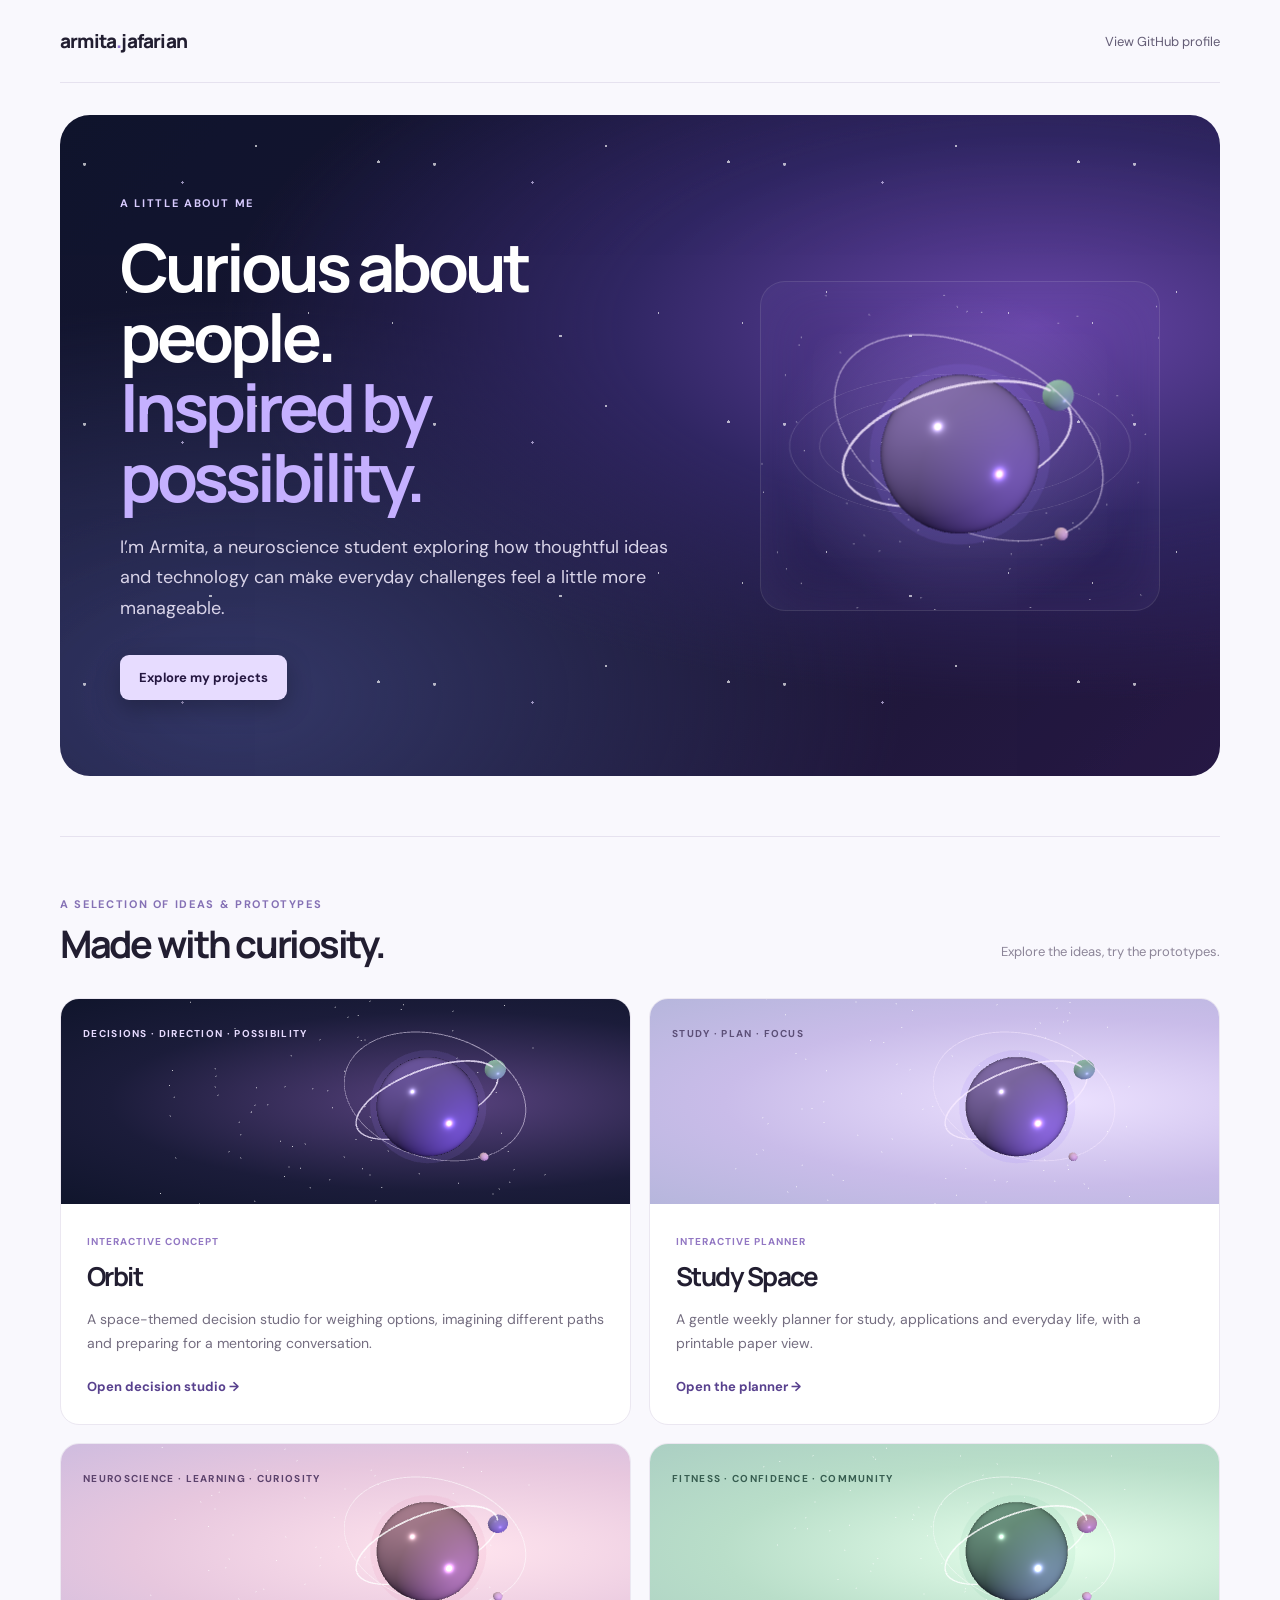
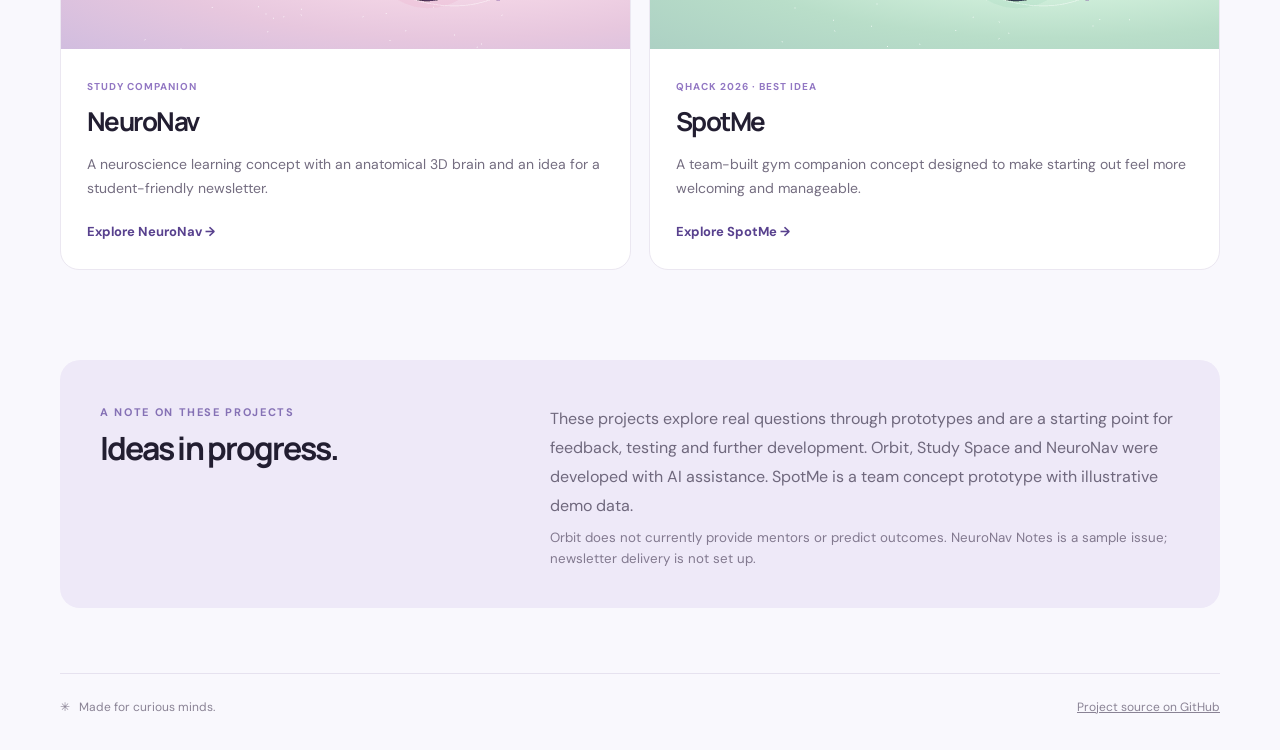
<file: index.html>
<!doctype html><html lang="en"><head><meta charset="utf-8"><meta name="viewport" content="width=device-width, initial-scale=1"><meta name="description" content="A collection of student-led project concepts at the intersection of people, learning and technology."><title>Armita Jafarian | Orbit</title><link rel="stylesheet" href="assets/orbit-scenes.css"><script defer src="assets/three.min.js"></script><script defer src="assets/orbit-scenes.js"></script><style>
@import url('https://fonts.googleapis.com/css2?family=DM+Sans:wght@400;500;700&family=Manrope:wght@500;700;800&display=swap');:root{font-family:'DM Sans',Arial,sans-serif;color:#221e31;background:#f9f8fd}*{box-sizing:border-box}body{margin:0}a{color:inherit;text-decoration:none}a:focus-visible{outline:3px solid #7659bd;outline-offset:4px}.shell{width:min(1160px,calc(100% - 48px));margin:auto}.nav{display:flex;align-items:center;justify-content:space-between;padding:28px 0;border-bottom:1px solid #e6e2ef}.brand{font:800 19px Manrope,sans-serif;letter-spacing:-1px}.brand span{color:#9176d2}.nav a:last-child{font-size:13px;color:#635c75}.hero{padding:100px 0 90px;display:grid;grid-template-columns:1.2fr .8fr;gap:40px;align-items:center}.eyebrow{font-size:11px;letter-spacing:.15em;color:#8571b5;font-weight:700}.hero h1,h2,h3{font-family:Manrope,sans-serif;letter-spacing:-.06em}.hero h1{font-size:clamp(47px,6.6vw,78px);line-height:1.05;margin:20px 0}.hero em{font-style:normal;color:#9077ca}.hero p{color:#736d80;font-size:18px;line-height:1.7;max-width:570px}.hero a{display:inline-block;background:#282038;color:#fff;padding:14px 19px;border-radius:9px;font-size:13px;font-weight:700;margin-top:14px}.art{min-height:310px;border-radius:25px;background:radial-gradient(circle at 53% 35%,#d9c9fb,#c5b3eb 45%,#ac98d8);display:grid;place-items:center;overflow:hidden;position:relative}.orb{width:185px;height:185px;background:radial-gradient(circle at 30% 25%,#fff8ff,#c9b4ed 50%,#8770bd);border-radius:50%;box-shadow:0 25px 45px #654c8f55;display:grid;place-items:center;color:white;font-size:70px}.art:before,.art:after{content:'';position:absolute;width:280px;height:280px;border:1px solid #ffffff85;border-radius:50%;transform:rotateX(68deg) rotate(25deg)}.art:after{width:340px;height:340px;transform:rotateX(65deg) rotate(-25deg)}.heading{display:flex;align-items:end;justify-content:space-between;border-top:1px solid #e6e2ef;padding-top:55px;margin-bottom:25px}.heading h2{font-size:38px;margin:4px 0}.heading p{color:#8c8598;font-size:13px}.grid{display:grid;grid-template-columns:repeat(2,1fr);gap:18px}.card{border:1px solid #ebe7f1;border-radius:19px;background:#fff;overflow:hidden;display:flex;flex-direction:column;transition:transform .2s,box-shadow .2s}.card:hover{transform:translateY(-4px);box-shadow:0 18px 40px #65538116}.visual{height:205px;padding:22px;position:relative;overflow:hidden}.visual span{font-size:10px;letter-spacing:.13em;font-weight:700;position:relative;z-index:2}.v-orbit{color:#e7dbff;background:radial-gradient(circle at 70% 50%,#71629e,#17172f 55%,#0a0c1c)}.v-study{color:#5c4f77;background:linear-gradient(135deg,#e9e3f7,#c6b9e2)}.v-brain{color:#5b426c;background:linear-gradient(135deg,#f3e4f8,#d9c7e8)}.v-spot{color:#375d50;background:linear-gradient(135deg,#e2f4e9,#b4dbc5)}.shape{position:absolute;right:14%;top:15px;width:170px;height:170px;border-radius:50%;display:grid;place-items:center;font-size:64px;background:radial-gradient(circle at 30% 25%,#ffffff,#cbb6ed 45%,#7a65af);box-shadow:0 15px 35px #241c4b30}.v-orbit .shape{background:radial-gradient(circle at 30% 25%,#d5d0ff,#816cb1 45%,#272144)}.v-study .shape{background:radial-gradient(circle at 30% 25%,#fff,#d9c8f2 50%,#9276c0);color:white}.v-brain .shape{background:radial-gradient(circle at 30% 25%,#fff1ea,#efc6c5 50%,#cb9fa6)}.v-spot .shape{background:radial-gradient(circle at 30% 25%,#fff,#c9ead6 50%,#8fbe9e)}.card-body{padding:25px 26px 28px}.card-body .tag{font-size:10px;letter-spacing:.1em;font-weight:700;color:#9277c3}.card-body h3{font-size:26px;margin:8px 0}.card-body p{color:#746d80;font-size:14px;line-height:1.7;min-height:48px}.card-body .link{display:inline-block;margin-top:8px;color:#58418e;font-size:13px;font-weight:700}.about{margin:90px 0 65px;border-radius:20px;background:#eee9f8;padding:40px;display:grid;grid-template-columns:.8fr 1.2fr;gap:30px}.about h2{font-size:32px;margin:5px 0}.about p{color:#6f687d;line-height:1.8;margin:5px 0}.about small{color:#82798f}footer{padding:25px 0 35px;border-top:1px solid #e6e2ef;display:flex;justify-content:space-between;color:#8a8395;font-size:12px}footer a{text-decoration:underline}.art{isolation:isolate}.art .orb{position:relative;z-index:0;transform-style:preserve-3d;box-shadow:inset -25px -20px 35px #533b8760,0 25px 45px #654c8f55}.visual{isolation:isolate}.shape{z-index:1;transform-style:preserve-3d;box-shadow:inset -20px -14px 32px #3a2b5640,0 15px 35px #241c4b30;transition:transform .3s ease,box-shadow .3s ease}.shape:before,.shape:after{content:'';position:absolute;pointer-events:none}.shape:before{width:155%;height:38%;left:-27%;top:31%;border:1px solid #fff9;border-radius:50%;transform:rotate(-24deg)}.shape:after{width:21px;height:21px;right:-18%;top:11%;border-radius:50%;background:radial-gradient(circle at 30% 25%,#fff,#c7f2d2 55%,#8bbba9);box-shadow:0 0 18px #fff8}.card:hover .shape{transform:translateY(-5px) rotate(5deg);box-shadow:inset -20px -14px 32px #3a2b5640,0 25px 45px #241c4b40}.v-orbit .shape{color:#f5f0ff}.v-brain .shape{font-size:58px}.brand{letter-spacing:-.8px}
@media(max-width:700px){.hero{grid-template-columns:1fr;padding:65px 0}.art{min-height:245px}.grid{grid-template-columns:1fr}.about{grid-template-columns:1fr;padding:28px;margin:60px 0}.heading{align-items:start;flex-direction:column}footer{gap:15px;flex-wrap:wrap}}@media(prefers-reduced-motion:reduce){*{transition:none!important}}

/* A quiet starfield keeps the story readable while bringing the universe to the foreground. */
.hero{position:relative;isolation:isolate;margin:32px 0 24px;padding:76px 60px;min-height:510px;border-radius:30px;overflow:hidden;color:#fff;background:radial-gradient(ellipse at 84% 32%,#6845a8 0%,#302663 30%,transparent 59%),radial-gradient(ellipse at 15% 88%,#343868 0%,transparent 48%),linear-gradient(135deg,#10142d,#191533 60%,#271945)}
.hero:before{content:"";position:absolute;inset:0;z-index:-1;opacity:.65;background-image:radial-gradient(1.5px 1.5px at 7% 19%,#fff 98%,transparent),radial-gradient(1px 1px at 19% 68%,#fff 98%,transparent),radial-gradient(1.3px 1.3px at 35% 26%,#ded1ff 98%,transparent),radial-gradient(1.4px 1.4px at 43% 85%,#fff 98%,transparent),radial-gradient(1px 1px at 56% 12%,#fff 98%,transparent),radial-gradient(1px 1px at 71% 76%,#fff 98%,transparent),radial-gradient(1.4px 1.4px at 91% 18%,#fff 98%,transparent),radial-gradient(1px 1px at 95% 80%,#fff 98%,transparent);background-size:350px 260px}
.hero .eyebrow{color:#d8cbff}.hero h1{font-size:clamp(42px,5.2vw,67px)}.hero em{color:#c5b0ff}.hero p{color:#d9d4e9}.hero a{color:#241640;background:#e7dcff;box-shadow:0 8px 24px #0004}.hero a:hover{background:#fff}.hero .art{background:radial-gradient(ellipse at 50% 52%,#baa1f248,transparent 68%);border:1px solid #ffffff20;min-height:330px;box-shadow:inset 0 0 60px #a78cf11a}.hero .art:before,.hero .art:after{opacity:.3}
.visual.v-orbit{background:radial-gradient(ellipse at 68% 50%,#58427e,#1b1c3a 62%,#10152c)}
.visual.v-study{background:radial-gradient(ellipse at 72% 50%,#ece1ff,#c9bce9 58%,#b6b6dc)}
.visual.v-brain{background:radial-gradient(ellipse at 70% 52%,#ffe4ee,#e7c7de 58%,#cfbcdf)}
.visual.v-spot{background:radial-gradient(ellipse at 71% 52%,#e6ffec,#b9dec9 58%,#abcfc3)}
.visual.has-orbit-3d .shape{visibility:hidden}.visual .orbit-3d-canvas{z-index:1}.visual>span{z-index:2}.heading{margin-top:60px}
@media(max-width:700px){.hero{padding:45px 25px 24px;min-height:0;gap:25px;margin-top:24px}.hero h1{font-size:clamp(39px,9vw,55px)}.hero .art{min-height:255px}.heading{margin-top:45px}}
</style></head><body><header class="nav shell"><a class="brand" href="#top">armita<span>.</span>jafarian</a><a href="https://github.com/armitaj24">View GitHub profile</a></header><main class="shell" id="top"><section class="hero"><div><span class="eyebrow">A LITTLE ABOUT ME</span><h1>Curious about people.<br><em>Inspired by possibility.</em></h1><p>I’m Armita, a neuroscience student exploring how thoughtful ideas and technology can make everyday challenges feel a little more manageable.</p><a href="#projects">Explore my projects</a></div><div class="art" data-orbit-scene="violet" aria-hidden="true"><div class="orb orbit-css-fallback">✳</div><canvas class="orbit-3d-canvas"></canvas></div></section><section id="projects"><div class="heading"><div><span class="eyebrow">A SELECTION OF IDEAS &amp; PROTOTYPES</span><h2>Made with curiosity.</h2></div><p>Explore the ideas, try the prototypes.</p></div><div class="grid">
<a class="card" href="projects/orbit/index.html"><div class="visual v-orbit" data-orbit-scene="ink"><span>DECISIONS · DIRECTION · POSSIBILITY</span><div class="shape orbit-css-fallback" aria-hidden="true">✺</div><canvas class="orbit-3d-canvas" aria-hidden="true"></canvas></div><div class="card-body"><span class="tag">INTERACTIVE CONCEPT</span><h3>Orbit</h3><p>A space-themed decision studio for weighing options, imagining different paths and preparing for a mentoring conversation.</p><span class="link">Open decision studio →</span></div></a>
<a class="card" href="projects/study-space/index.html"><div class="visual v-study" data-orbit-scene="violet"><span>STUDY · PLAN · FOCUS</span><div class="shape orbit-css-fallback" aria-hidden="true">✦</div><canvas class="orbit-3d-canvas" aria-hidden="true"></canvas></div><div class="card-body"><span class="tag">INTERACTIVE PLANNER</span><h3>Study Space</h3><p>A gentle weekly planner for study, applications and everyday life, with a printable paper view.</p><span class="link">Open the planner →</span></div></a>
<a class="card" href="neuro.html"><div class="visual v-brain" data-orbit-scene="rose"><span>NEUROSCIENCE · LEARNING · CURIOSITY</span><div class="shape orbit-css-fallback" aria-hidden="true">🧠</div><canvas class="orbit-3d-canvas" aria-hidden="true"></canvas></div><div class="card-body"><span class="tag">STUDY COMPANION</span><h3>NeuroNav</h3><p>A neuroscience learning concept with an anatomical 3D brain and an idea for a student-friendly newsletter.</p><span class="link">Explore NeuroNav →</span></div></a>
<a class="card" href="projects/spotme/index.html"><div class="visual v-spot" data-orbit-scene="mint"><span>FITNESS · CONFIDENCE · COMMUNITY</span><div class="shape orbit-css-fallback" aria-hidden="true">✳</div><canvas class="orbit-3d-canvas" aria-hidden="true"></canvas></div><div class="card-body"><span class="tag">QHACK 2026 · BEST IDEA</span><h3>SpotMe</h3><p>A team-built gym companion concept designed to make starting out feel more welcoming and manageable.</p><span class="link">Explore SpotMe →</span></div></a>
</div></section><section class="about"><div><span class="eyebrow">A NOTE ON THESE PROJECTS</span><h2>Ideas in progress.</h2></div><div><p>These projects explore real questions through prototypes and are a starting point for feedback, testing and further development. Orbit, Study Space and NeuroNav were developed with AI assistance. SpotMe is a team concept prototype with illustrative demo data.</p><small>Orbit does not currently provide mentors or predict outcomes. NeuroNav Notes is a sample issue; newsletter delivery is not set up.</small></div></section></main><footer class="shell"><span>✳ &nbsp; Made for curious minds.</span><a href="https://github.com/armitaj24/NeuroNav">Project source on GitHub</a></footer></body></html>
</file>
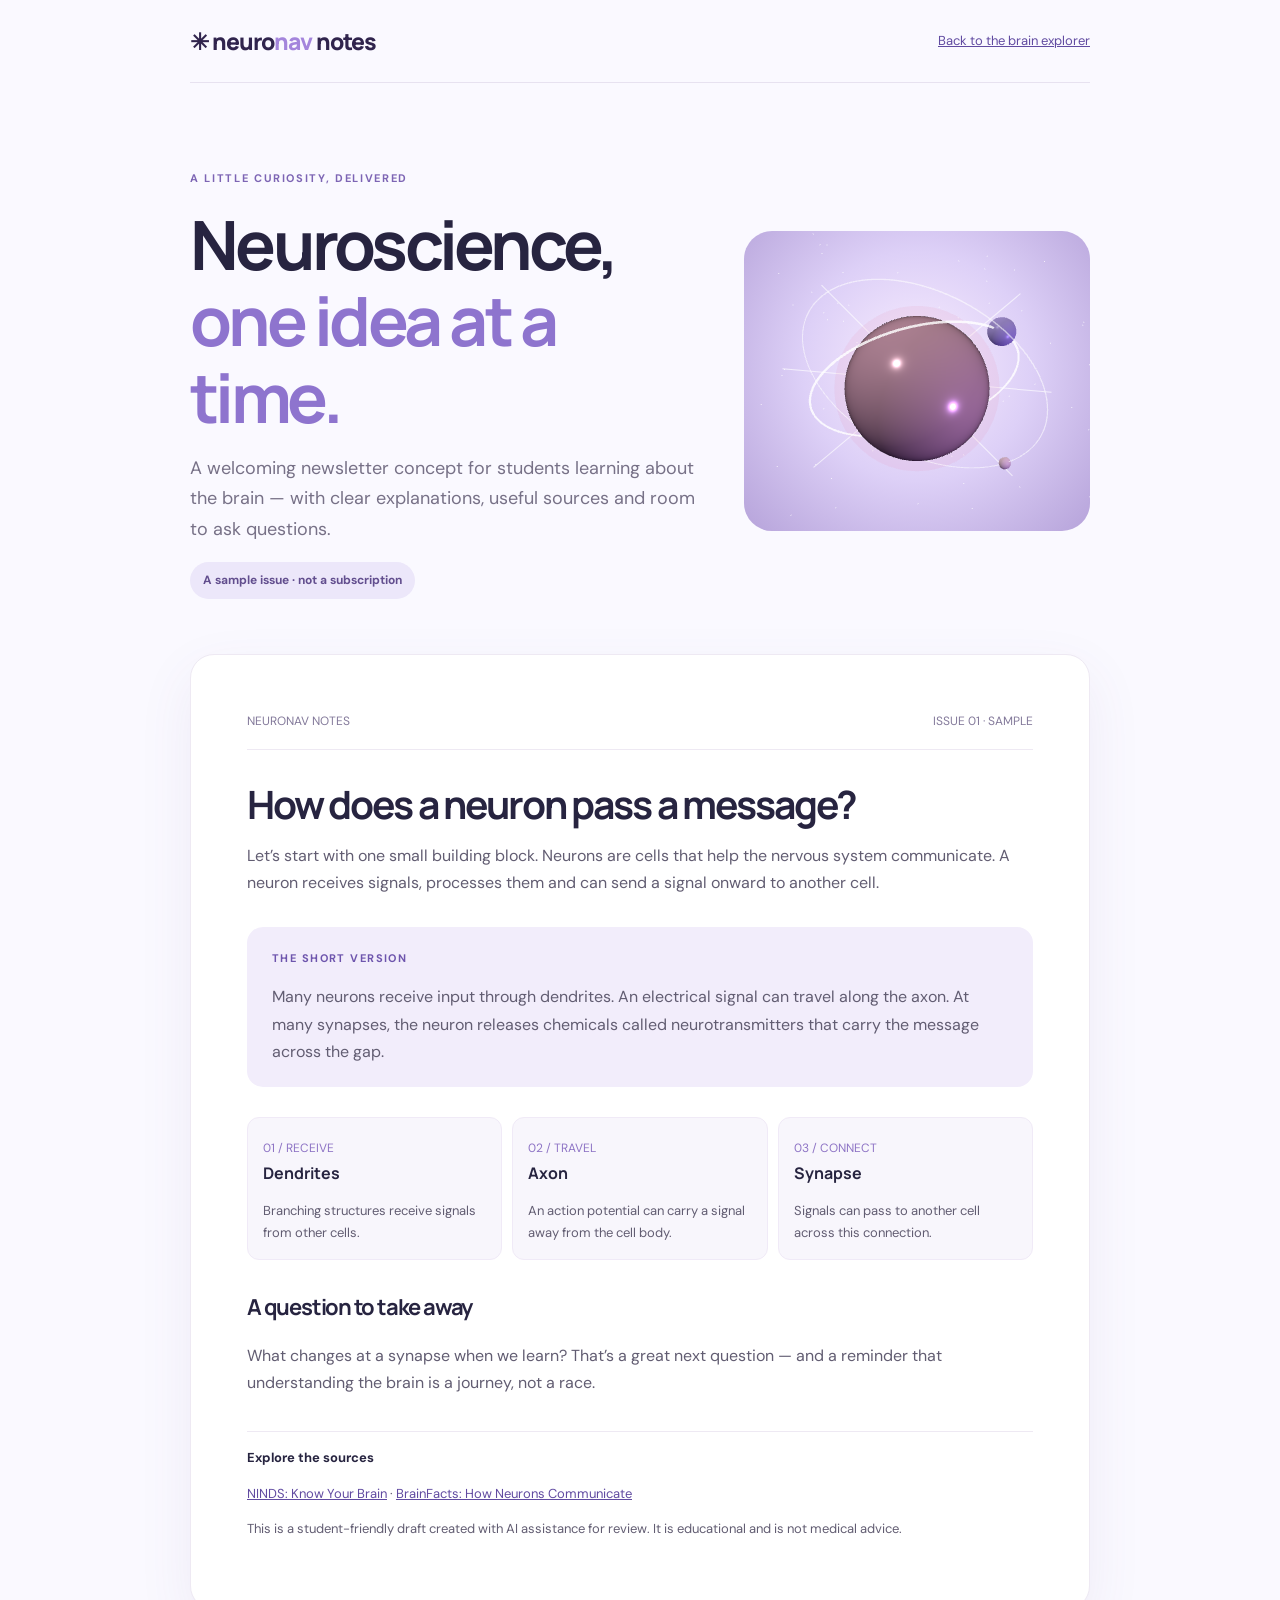
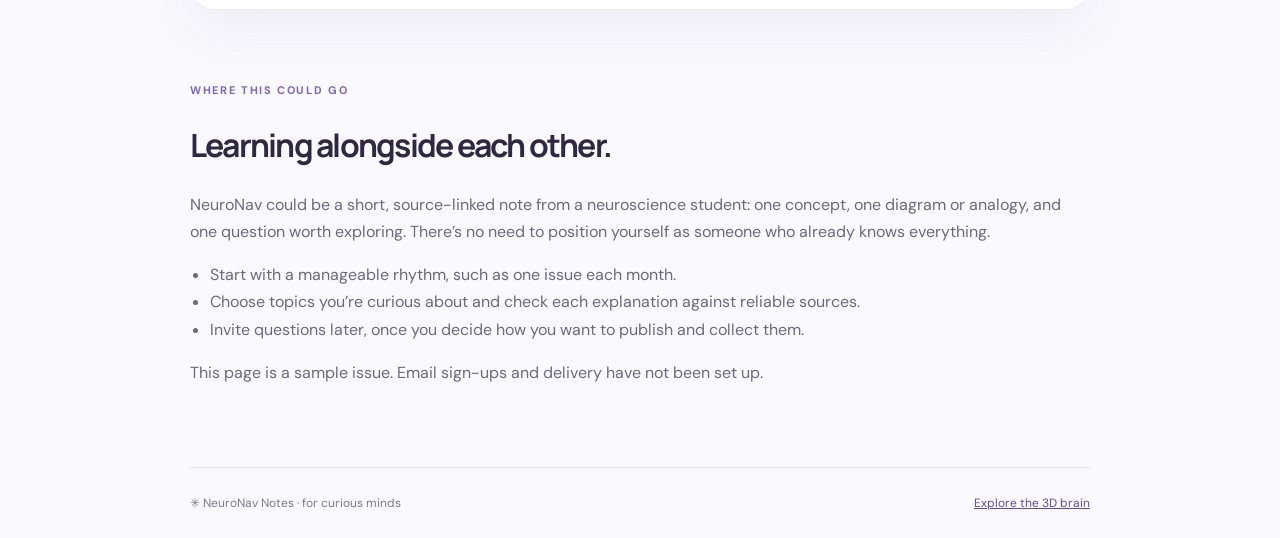
<file: projects/neuronav-newsletter/index.html>
<!doctype html><html lang="en"><head><meta charset="utf-8"><meta name="viewport" content="width=device-width, initial-scale=1"><meta name="description" content="A sample issue of NeuroNav, a neuroscience newsletter for curious students."><title>NeuroNav Notes | Armita Jafarian</title><link rel="stylesheet" href="../../assets/orbit-scenes.css"><script defer src="../../assets/three.min.js"></script><script defer src="../../assets/orbit-scenes.js"></script><style>
@import url('https://fonts.googleapis.com/css2?family=DM+Sans:wght@400;500;700&family=Manrope:wght@500;700;800&display=swap');*{box-sizing:border-box}body{margin:0;color:#272440;background:#faf9ff;font:16px/1.7 'DM Sans',Arial,sans-serif}a{color:#614ba1}header,main,footer{width:min(100% - 40px,900px);margin:auto}header{display:flex;align-items:center;justify-content:space-between;padding:25px 0;border-bottom:1px solid #e7e2f0}.logo{font:800 23px Manrope,sans-serif;letter-spacing:-1px;color:#30244d;text-decoration:none}.logo span{color:#a485dc}.back{font-size:13px}.hero{display:grid;grid-template-columns:1.2fr .8fr;gap:35px;align-items:center;padding:80px 0 55px}.tag{font-size:11px;letter-spacing:.15em;font-weight:700;color:#7d65b4}h1,h2,h3{font-family:Manrope,sans-serif;letter-spacing:-.055em;line-height:1.12}h1{font-size:clamp(43px,6vw,68px);margin:16px 0}h1 em{color:#8e74ce;font-style:normal}.lede{font-size:18px;color:#777187;max-width:520px}.badge{display:inline-block;background:#ece7fa;color:#624e8e;border-radius:30px;padding:8px 13px;font-size:12px;font-weight:700}.art{height:300px;background:radial-gradient(circle at 50% 45%,#f9eeff,#ddd0f7 48%,#b6a3da);border-radius:28px;display:grid;place-items:center;position:relative;overflow:hidden}.cell{width:115px;height:115px;border-radius:50%;background:radial-gradient(circle at 34% 28%,#fff1ff,#ccafe8 55%,#9172c4);box-shadow:0 0 60px #fff7;display:grid;place-items:center;color:white;font-size:48px;z-index:1}.line{position:absolute;width:270px;height:1px;background:#ffffffaa;transform:rotate(45deg)}.line.b{transform:rotate(-40deg)}.line.c{transform:rotate(5deg)}.issue{background:white;border:1px solid #eee9f3;border-radius:24px;padding:clamp(26px,5vw,56px);box-shadow:0 14px 40px #63508c09}.issue-top{display:flex;justify-content:space-between;border-bottom:1px solid #eee9f3;padding-bottom:18px;color:#83799a;font-size:12px}.issue h2{font-size:39px;margin-bottom:15px}.issue p{color:#625d72}.callout{background:#f2edfb;border-radius:16px;padding:22px 25px;margin:30px 0}.callout strong{display:block;color:#6e55ad;font-size:11px;letter-spacing:.13em}.callout p{margin-bottom:0}.issue h3{font-size:22px;margin-top:35px}.steps{display:grid;grid-template-columns:repeat(3,1fr);gap:10px}.step{background:#f8f6fc;border-radius:12px;padding:15px}.step span{color:#8e74c5;font-size:12px}.step strong{display:block;font-family:Manrope,sans-serif}.step p{font-size:13px;margin-bottom:0}.sources{border-top:1px solid #eee9f3;margin-top:35px;padding-top:15px;font-size:13px}.direction{padding:65px 0;color:#6e687d}.direction h2{font-size:32px;color:#302841}.direction ul{padding-left:20px}footer{display:flex;justify-content:space-between;padding:25px 0;border-top:1px solid #e7e2f0;color:#817a90;font-size:12px}a:focus-visible{outline:3px solid #7659bd;outline-offset:4px}.art{isolation:isolate}.art .cell{position:relative;z-index:0;box-shadow:inset -18px -16px 25px #77539d55,0 0 60px #fff7}.issue{box-shadow:0 20px 55px #63508c14}.step{border:1px solid #f0eaf7}
@media(max-width:650px){.hero{grid-template-columns:1fr;padding-top:48px}.art{height:220px}.steps{grid-template-columns:1fr}.issue h2{font-size:32px}footer{gap:20px;flex-wrap:wrap}}
</style></head><body><header><a class="logo" href="../../neuro.html">✳ neuro<span>nav</span> notes</a><a class="back" href="../../neuro.html">Back to the brain explorer</a></header><main><section class="hero"><div><span class="tag">A LITTLE CURIOSITY, DELIVERED</span><h1>Neuroscience,<br><em>one idea at a time.</em></h1><p class="lede">A welcoming newsletter concept for students learning about the brain — with clear explanations, useful sources and room to ask questions.</p><span class="badge">A sample issue · not a subscription</span></div><div class="art" data-orbit-scene="rose" aria-hidden="true"><div class="line"></div><div class="line b"></div><div class="line c"></div><div class="cell orbit-css-fallback">✳</div><canvas class="orbit-3d-canvas"></canvas></div></section><article class="issue"><div class="issue-top"><span>NEURONAV NOTES</span><span>ISSUE 01 · SAMPLE</span></div><h2>How does a neuron pass a message?</h2><p>Let’s start with one small building block. Neurons are cells that help the nervous system communicate. A neuron receives signals, processes them and can send a signal onward to another cell.</p><div class="callout"><strong>THE SHORT VERSION</strong><p>Many neurons receive input through dendrites. An electrical signal can travel along the axon. At many synapses, the neuron releases chemicals called neurotransmitters that carry the message across the gap.</p></div><div class="steps"><div class="step"><span>01 / RECEIVE</span><strong>Dendrites</strong><p>Branching structures receive signals from other cells.</p></div><div class="step"><span>02 / TRAVEL</span><strong>Axon</strong><p>An action potential can carry a signal away from the cell body.</p></div><div class="step"><span>03 / CONNECT</span><strong>Synapse</strong><p>Signals can pass to another cell across this connection.</p></div></div><h3>A question to take away</h3><p>What changes at a synapse when we learn? That’s a great next question — and a reminder that understanding the brain is a journey, not a race.</p><div class="sources"><strong>Explore the sources</strong><p><a href="https://www.ninds.nih.gov/sites/default/files/2025-05/know-your-brain-brian-basics.pdf">NINDS: Know Your Brain</a> · <a href="https://www.brainfacts.org/Core-Concepts/How-Neurons-Communicate">BrainFacts: How Neurons Communicate</a></p><p>This is a student-friendly draft created with AI assistance for review. It is educational and is not medical advice.</p></div></article><section class="direction"><span class="tag">WHERE THIS COULD GO</span><h2>Learning alongside each other.</h2><p>NeuroNav could be a short, source-linked note from a neuroscience student: one concept, one diagram or analogy, and one question worth exploring. There’s no need to position yourself as someone who already knows everything.</p><ul><li>Start with a manageable rhythm, such as one issue each month.</li><li>Choose topics you’re curious about and check each explanation against reliable sources.</li><li>Invite questions later, once you decide how you want to publish and collect them.</li></ul><p>This page is a sample issue. Email sign-ups and delivery have not been set up.</p></section></main><footer><span>✳ NeuroNav Notes · for curious minds</span><a href="../../neuro.html">Explore the 3D brain</a></footer></body></html>
</file>
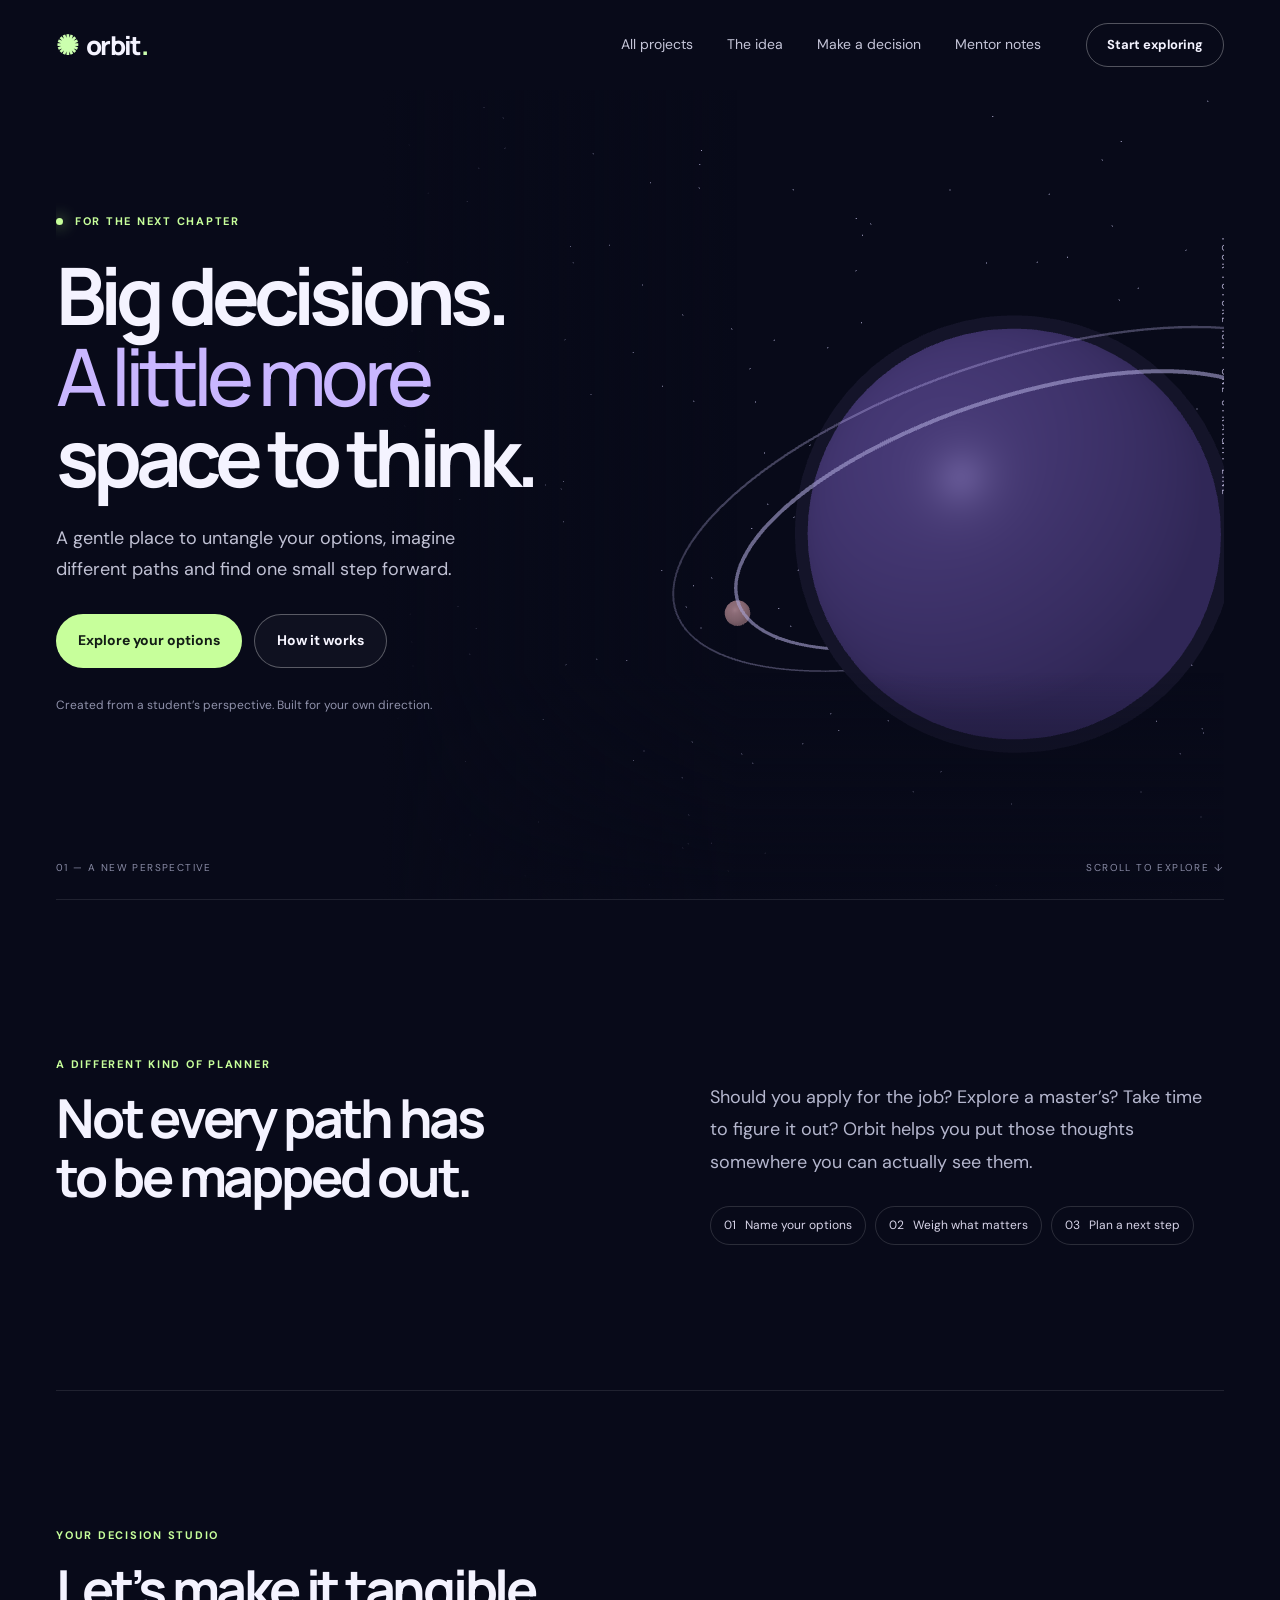
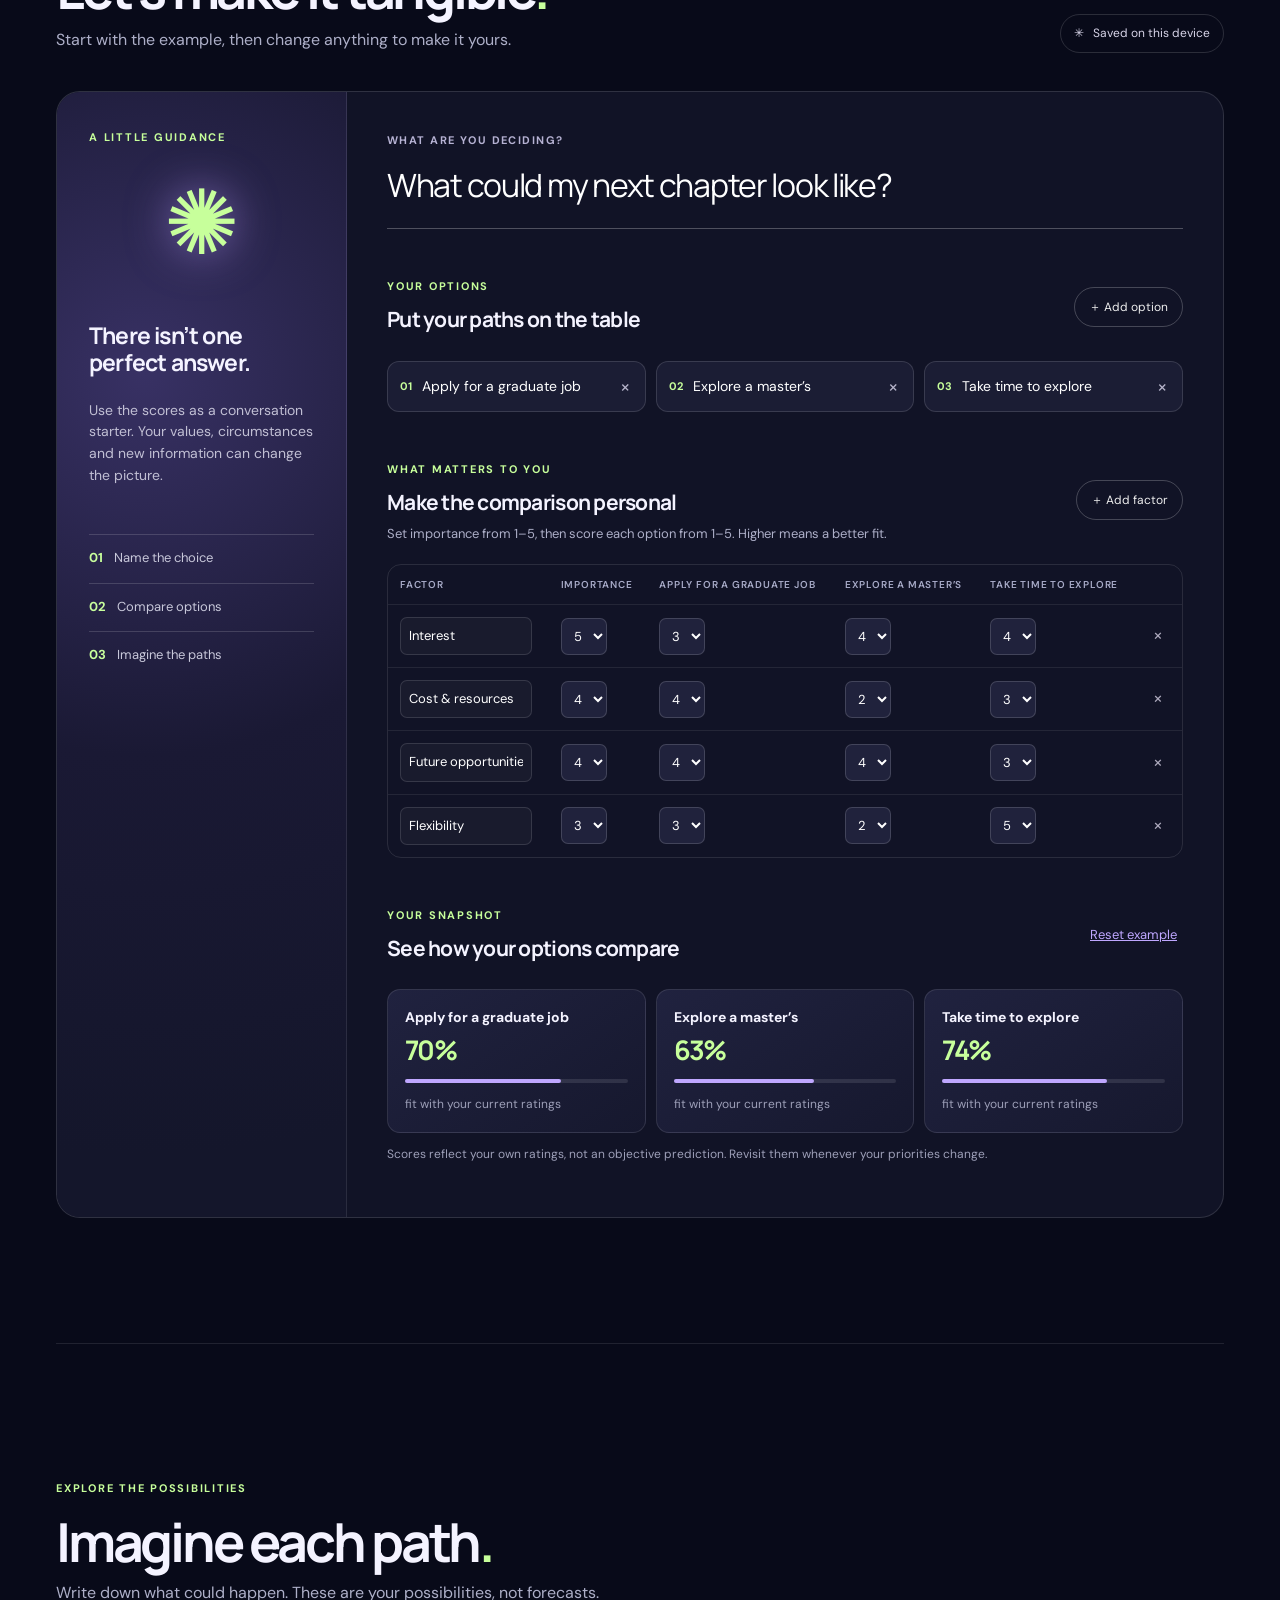
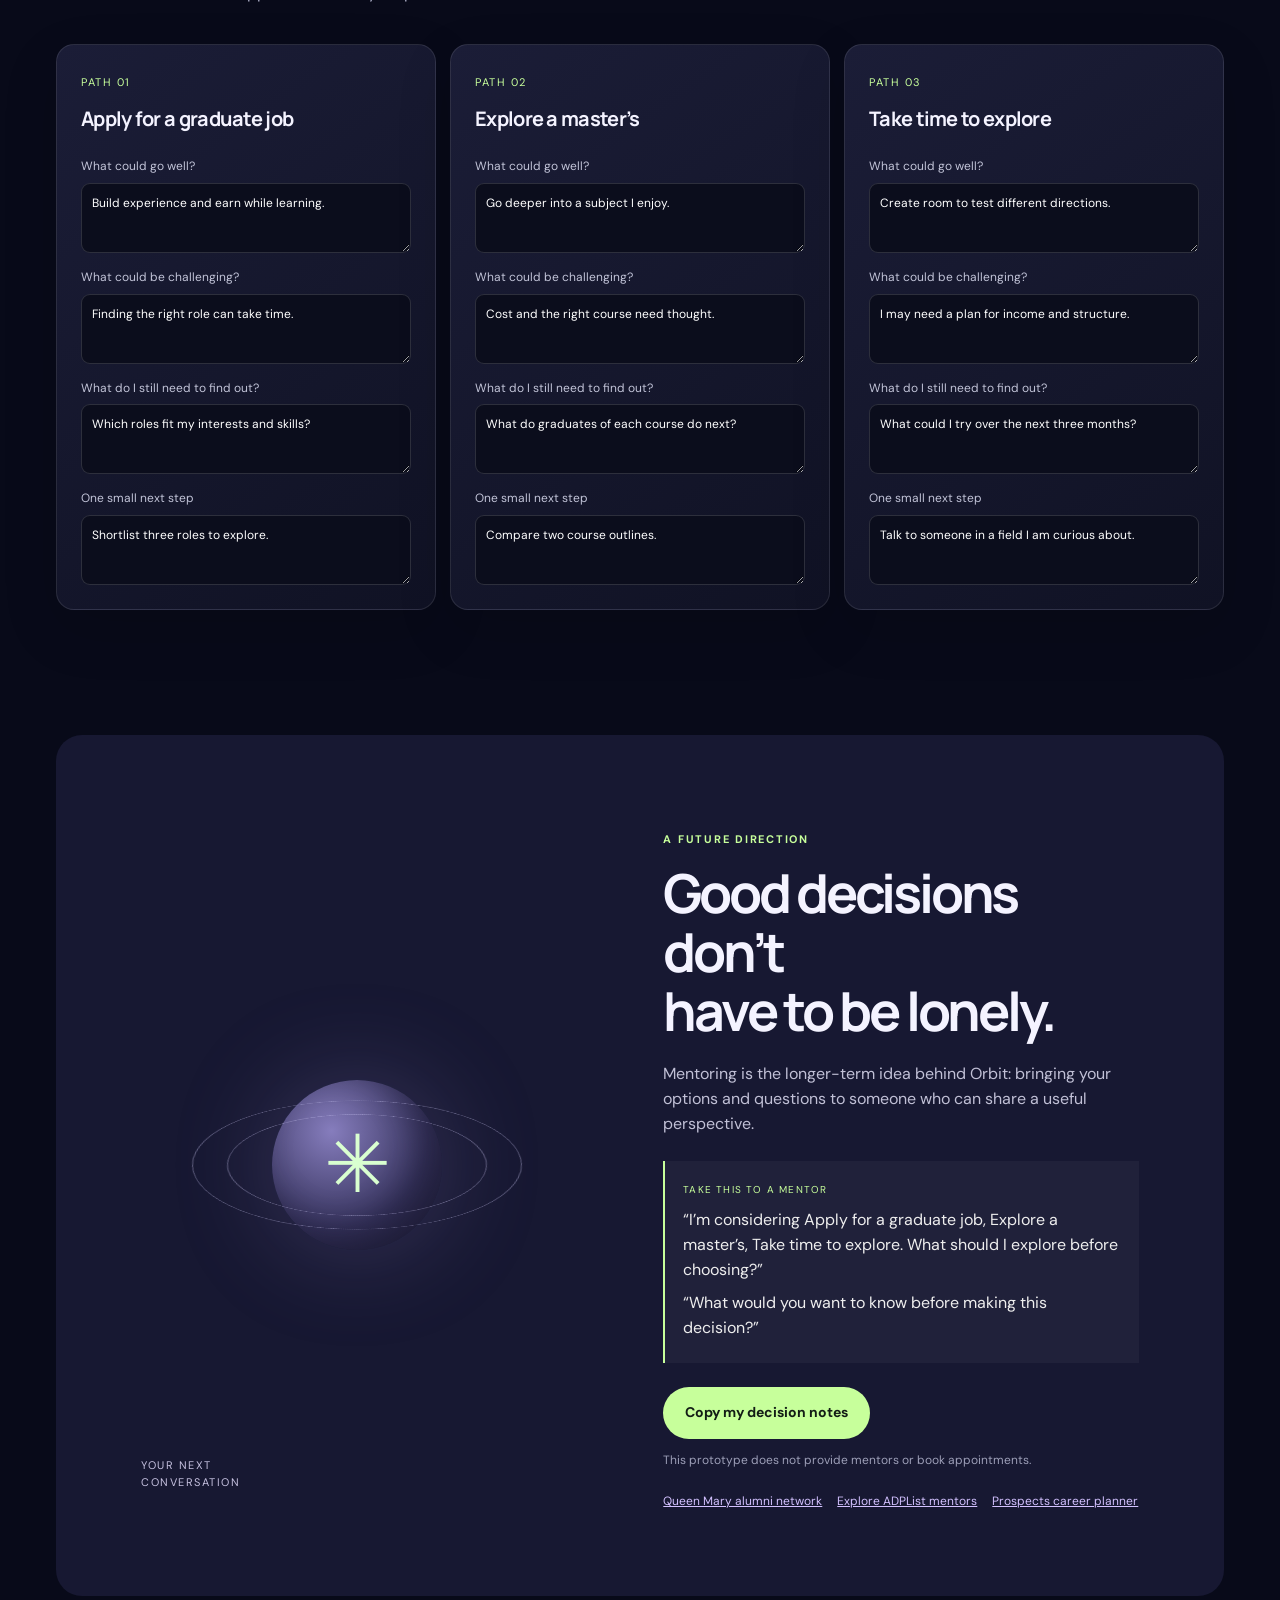
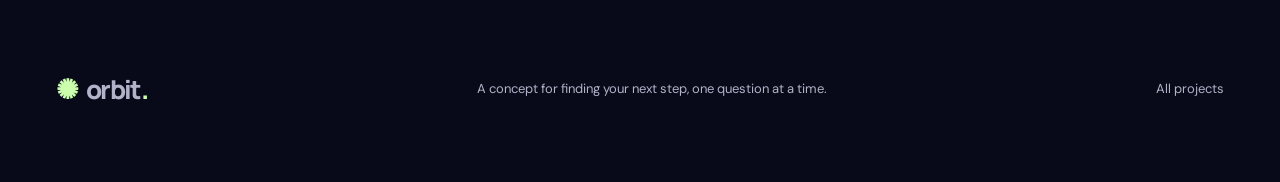
<file: projects/orbit/index.html>
<!doctype html>
<html lang="en">
<head>
  <meta charset="utf-8"><meta name="viewport" content="width=device-width, initial-scale=1">
  <meta name="description" content="A thoughtful space to explore options, imagine possibilities and take your next step.">
  <meta name="theme-color" content="#080a19"><title>Orbit | Armita Jafarian</title>
  <link rel="stylesheet" href="style.css">
  <script defer src="../../assets/three.min.js"></script><script defer src="universe.js"></script><script defer src="app.js"></script>
</head>
<body>
<a class="skip" href="#main">Skip to the decision tool</a>
<header class="nav shell"><a class="logo" href="#top"><span class="logo-mark">✺</span> orbit<span class="logo-dot">.</span></a><nav aria-label="Main navigation"><a href="../../portfolio.html">All projects</a><a href="#how">The idea</a><a href="#workbench">Make a decision</a><a href="#mentor">Mentor notes</a></nav><a class="nav-cta" href="#workbench">Start exploring</a></header>
<main id="main">
<section class="hero shell" id="top">
  <div class="hero-art" aria-hidden="true"><div class="space-fallback"><div class="fallback-ring one"></div><div class="fallback-ring two"></div><div class="fallback-planet"></div><div class="fallback-moon"></div><div class="fallback-stars">✦ &nbsp; · &nbsp; ✧ &nbsp; · &nbsp; ✦</div></div><canvas id="universe"></canvas><div class="hero-glow"></div><span class="art-label">YOUR FUTURE ISN’T ONE STRAIGHT LINE</span></div>
  <div class="hero-copy"><p class="eyebrow"><span></span> FOR THE NEXT CHAPTER</p><h1>Big decisions.<br><em>A little more</em><br>space to think.</h1><p class="lede">A gentle place to untangle your options, imagine different paths and find one small step forward.</p><div class="actions"><a class="button primary" href="#workbench">Explore your options</a><a class="button secondary" href="#how">How it works</a></div><p class="hero-note">Created from a student’s perspective. Built for your own direction.</p></div>
  <div class="hero-index"><span>01 — A NEW PERSPECTIVE</span><span>SCROLL TO EXPLORE ↓</span></div>
</section>
<section class="intro shell" id="how"><div><p class="eyebrow">A DIFFERENT KIND OF PLANNER</p><h2>Not every path has<br>to be mapped out.</h2></div><div><p>Should you apply for the job? Explore a master’s? Take time to figure it out? Orbit helps you put those thoughts somewhere you can actually see them.</p><div class="intro-tags"><span>01 &nbsp; Name your options</span><span>02 &nbsp; Weigh what matters</span><span>03 &nbsp; Plan a next step</span></div></div></section>
<section class="workbench shell" id="workbench"><div class="section-heading"><div><p class="eyebrow">YOUR DECISION STUDIO</p><h2>Let’s make it tangible<span class="accent">.</span></h2><p>Start with the example, then change anything to make it yours.</p></div><span class="local-pill">✳ &nbsp; Saved on this device</span></div>
  <div class="workspace"><aside class="guide-card"><span class="mini-label">A LITTLE GUIDANCE</span><div class="guide-orb">✺</div><h3>There isn’t one perfect answer.</h3><p>Use the scores as a conversation starter. Your values, circumstances and new information can change the picture.</p><div class="guide-steps"><span><b>01</b> Name the choice</span><span><b>02</b> Compare options</span><span><b>03</b> Imagine the paths</span></div></aside>
  <div class="editor"><label class="field-label" for="question">WHAT ARE YOU DECIDING?</label><input id="question" class="question-input" maxlength="120" placeholder="What is my next step?">
    <div class="editor-head"><div><span class="mini-label">YOUR OPTIONS</span><h3>Put your paths on the table</h3></div><button type="button" class="small-button" id="add-option">＋ Add option</button></div><div id="options" class="option-inputs"></div>
    <div class="editor-head"><div><span class="mini-label">WHAT MATTERS TO YOU</span><h3>Make the comparison personal</h3><p>Set importance from 1–5, then score each option from 1–5. Higher means a better fit.</p></div><button type="button" class="small-button" id="add-factor">＋ Add factor</button></div><div id="matrix" class="matrix-wrap"></div>
    <div class="results-head"><div><span class="mini-label">YOUR SNAPSHOT</span><h3>See how your options compare</h3></div><button type="button" class="text-button" id="reset-example">Reset example</button></div><div id="results" class="results" aria-live="polite"></div><p class="fine-print">Scores reflect your own ratings, not an objective prediction. Revisit them whenever your priorities change.</p>
  </div></div>
</section>
<section class="paths shell" id="paths"><div class="section-heading"><div><p class="eyebrow">EXPLORE THE POSSIBILITIES</p><h2>Imagine each path<span class="accent">.</span></h2><p>Write down what could happen. These are your possibilities, not forecasts.</p></div></div><div id="path-cards" class="path-cards"></div></section>
<section class="mentor shell" id="mentor"><div class="mentor-graphic" aria-hidden="true"><div class="ring r1"></div><div class="ring r2"></div><div class="mentor-star">✳</div><span>YOUR NEXT<br>CONVERSATION</span></div><div class="mentor-content"><p class="eyebrow">A FUTURE DIRECTION</p><h2>Good decisions don’t<br>have to be lonely.</h2><p>Mentoring is the longer-term idea behind Orbit: bringing your options and questions to someone who can share a useful perspective.</p><div class="mentor-prompt"><span>TAKE THIS TO A MENTOR</span><p id="mentor-question"></p><p>“What would you want to know before making this decision?”</p></div><button type="button" class="button primary" id="copy-summary">Copy my decision notes</button><p class="fine-print" id="copy-status" aria-live="polite">This prototype does not provide mentors or book appointments.</p><div class="resources"><a href="https://www.qmul.ac.uk/alumni/the-queen-mary-network/students/" target="_blank" rel="noopener noreferrer">Queen Mary alumni network</a><a href="https://adplist.org/" target="_blank" rel="noopener noreferrer">Explore ADPList mentors</a><a href="https://www.prospects.ac.uk/planner" target="_blank" rel="noopener noreferrer">Prospects career planner</a></div></div></section>
</main><footer class="shell footer"><a class="logo" href="#top"><span class="logo-mark">✺</span> orbit<span class="logo-dot">.</span></a><p>A concept for finding your next step, one question at a time.</p><a href="../../portfolio.html">All projects</a></footer>
</body></html>
</file>
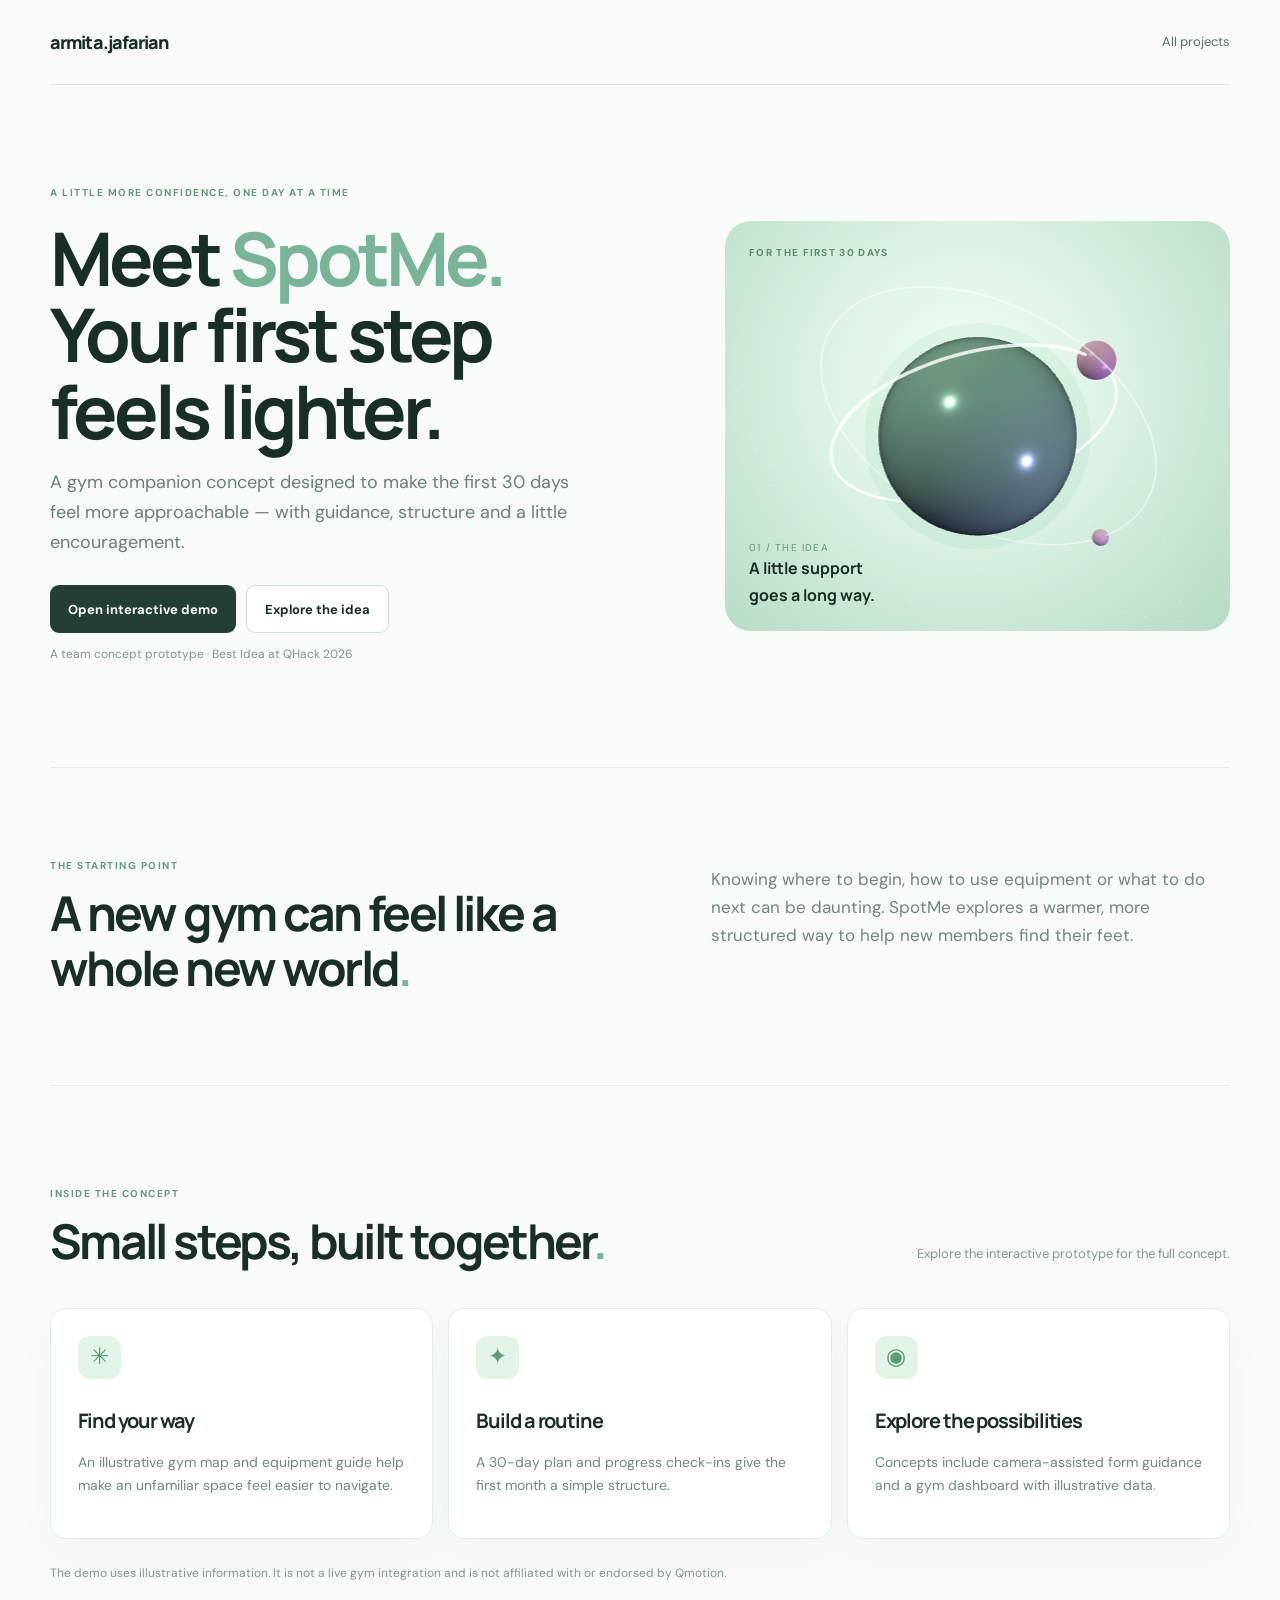
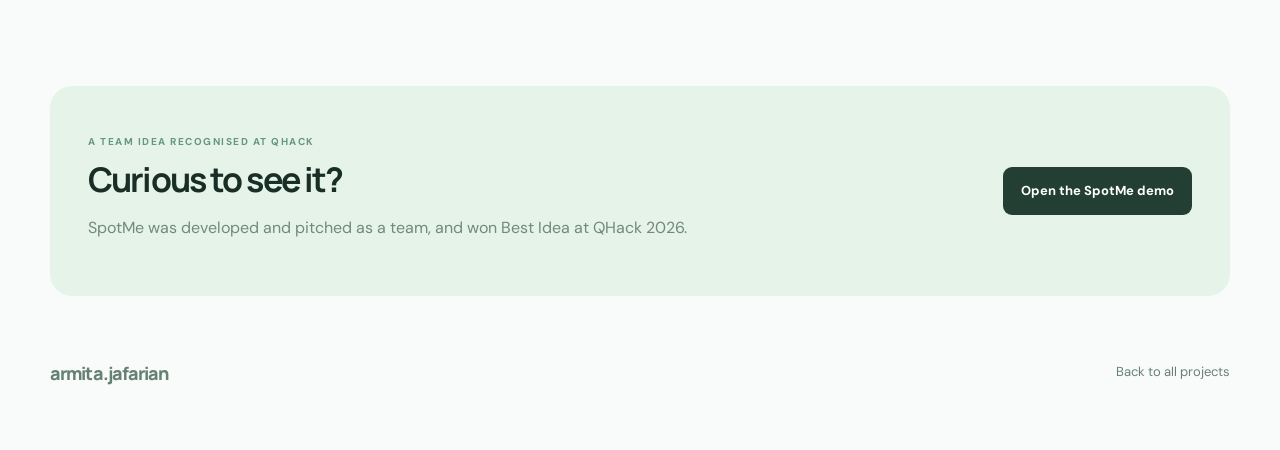
<file: projects/spotme/index.html>
<!doctype html><html lang="en"><head><meta charset="utf-8"><meta name="viewport" content="width=device-width,initial-scale=1"><meta name="description" content="SpotMe is a gym companion concept for people starting out."><title>SpotMe | Armita Jafarian</title><link rel="stylesheet" href="../../assets/orbit-scenes.css"><link rel="stylesheet" href="style.css"><script defer src="../../assets/three.min.js"></script><script defer src="../../assets/orbit-scenes.js"></script></head>
<body><header class="nav shell"><a class="brand" href="../../portfolio.html">armita.jafarian</a><a class="back" href="../../portfolio.html">All projects</a></header><main class="shell"><section class="hero"><div><p class="eyebrow">A LITTLE MORE CONFIDENCE, ONE DAY AT A TIME</p><h1>Meet <em>SpotMe.</em><br>Your first step<br>feels lighter.</h1><p class="lede">A gym companion concept designed to make the first 30 days feel more approachable — with guidance, structure and a little encouragement.</p><div class="actions"><a class="button primary" href="https://claude.ai/artifact/18M5uzGjmrLY3wRFdNevhC" target="_blank" rel="noopener noreferrer">Open interactive demo</a><a class="button secondary" href="#idea">Explore the idea</a></div><p class="fine">A team concept prototype · Best Idea at QHack 2026</p></div><div class="hero-art" data-orbit-scene="mint" aria-hidden="true"><div class="art-label">FOR THE FIRST 30 DAYS</div><div class="sphere orbit-css-fallback">✳</div><canvas class="orbit-3d-canvas"></canvas><div class="art-note"><span>01 / THE IDEA</span><strong>A little support<br>goes a long way.</strong></div></div></section>
<section class="story" id="idea"><div><p class="eyebrow">THE STARTING POINT</p><h2>A new gym can feel like a whole new world<span>.</span></h2></div><p>Knowing where to begin, how to use equipment or what to do next can be daunting. SpotMe explores a warmer, more structured way to help new members find their feet.</p></section><section class="features"><div class="section-heading"><div><p class="eyebrow">INSIDE THE CONCEPT</p><h2>Small steps, built together<span>.</span></h2></div><p>Explore the interactive prototype for the full concept.</p></div><div class="grid"><article><span>✳</span><h3>Find your way</h3><p>An illustrative gym map and equipment guide help make an unfamiliar space feel easier to navigate.</p></article><article><span>✦</span><h3>Build a routine</h3><p>A 30-day plan and progress check-ins give the first month a simple structure.</p></article><article><span>◉</span><h3>Explore the possibilities</h3><p>Concepts include camera-assisted form guidance and a gym dashboard with illustrative data.</p></article></div><p class="fine">The demo uses illustrative information. It is not a live gym integration and is not affiliated with or endorsed by Qmotion.</p></section><section class="cta"><div><p class="eyebrow">A TEAM IDEA RECOGNISED AT QHACK</p><h2>Curious to see it?</h2><p>SpotMe was developed and pitched as a team, and won Best Idea at QHack 2026.</p></div><a class="button primary" href="https://claude.ai/artifact/18M5uzGjmrLY3wRFdNevhC" target="_blank" rel="noopener noreferrer">Open the SpotMe demo</a></section></main><footer class="shell"><a class="brand" href="../../portfolio.html">armita.jafarian</a><a href="../../portfolio.html">Back to all projects</a></footer></body></html>
</file>
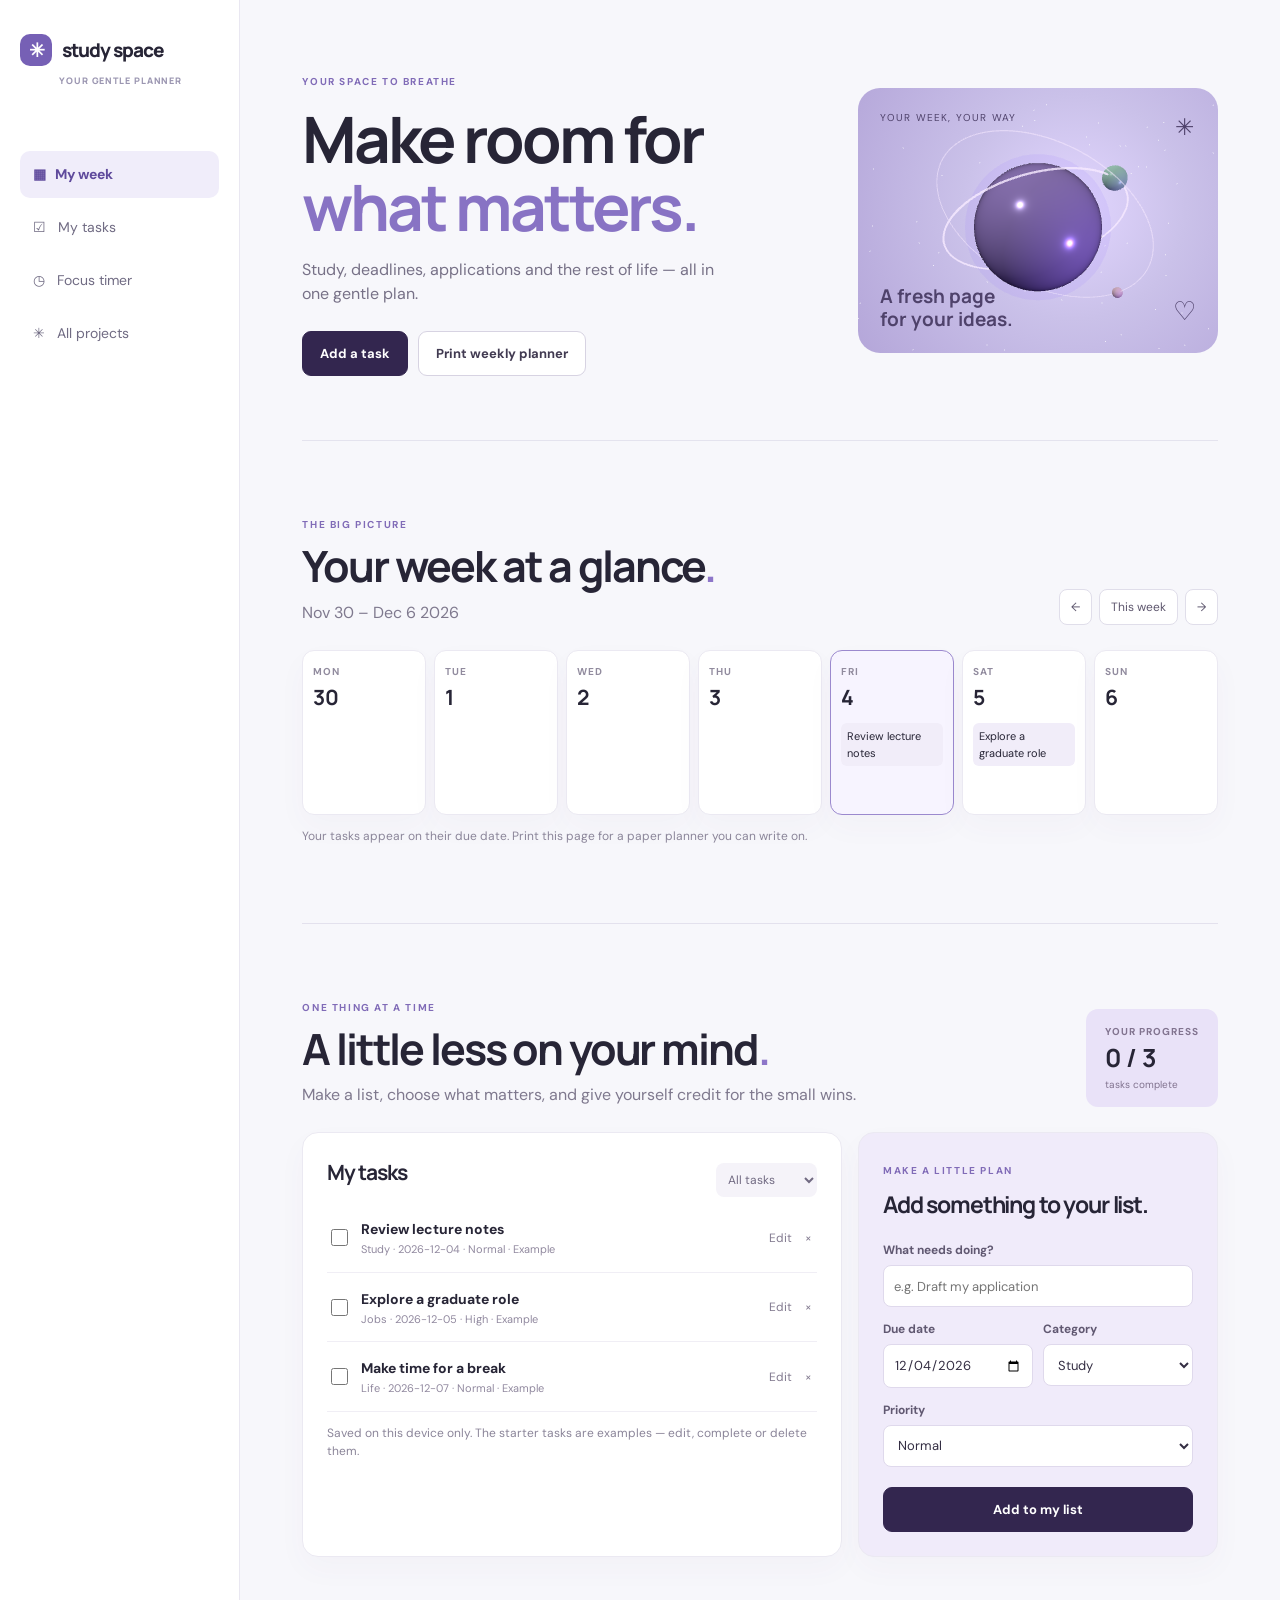
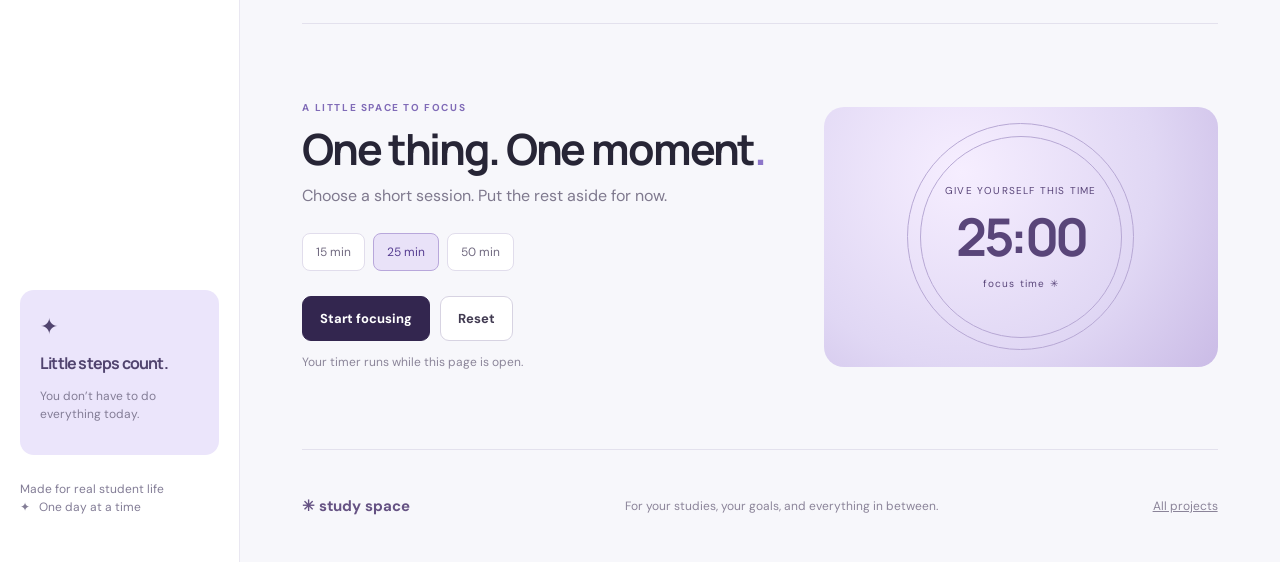
<file: projects/study-space/index.html>
<!doctype html>
<html lang="en"><head><meta charset="utf-8"><meta name="viewport" content="width=device-width, initial-scale=1"><meta name="description" content="A gentle planner for study, applications and everything in between."><meta name="theme-color" content="#f7f6ff"><title>Study Space | Armita Jafarian</title><link rel="stylesheet" href="../../assets/orbit-scenes.css"><link rel="stylesheet" href="style.css"><script defer src="../../assets/three.min.js"></script><script defer src="../../assets/orbit-scenes.js"></script><script defer src="app.js"></script></head>
<body><a class="skip" href="#main">Skip to planner</a><div class="layout"><aside class="sidebar"><a class="logo" href="#top"><span>✳</span> study space<small>YOUR GENTLE PLANNER</small></a><nav aria-label="Planner navigation"><a class="selected" href="#week">▦ &nbsp; My week</a><a href="#tasks">☑ &nbsp; My tasks</a><a href="#focus">◷ &nbsp; Focus timer</a><a href="../../portfolio.html">✳ &nbsp; All projects</a></nav><div class="sidebar-note"><span>✦</span><h3>Little steps count.</h3><p>You don’t have to do everything today.</p></div><p class="sidebar-footer">Made for real student life<br>✦ &nbsp; One day at a time</p></aside>
<main id="main"><header class="topbar" id="top"><div><p class="eyebrow">YOUR SPACE TO BREATHE</p><h1>Make room for<br><em>what matters.</em></h1><p class="intro">Study, deadlines, applications and the rest of life — all in one gentle plan.</p><div class="top-actions"><a href="#tasks" class="button dark">Add a task</a><button type="button" class="button outline" id="print-plan">Print weekly planner</button></div></div><div class="hero-card" data-orbit-scene="violet" aria-hidden="true"><div class="hero-card-top"><span>YOUR WEEK, YOUR WAY</span><span>✳</span></div><div class="orb orbit-css-fallback">✦</div><canvas class="orbit-3d-canvas"></canvas><div class="hero-card-bottom"><strong>A fresh page<br>for your ideas.</strong><span>♡</span></div></div></header>
<section class="section" id="week"><div class="section-title"><div><p class="eyebrow">THE BIG PICTURE</p><h2>Your week at a glance<span>.</span></h2><p id="week-range">A little space for every day.</p></div><div class="week-controls"><button type="button" id="prev-week" aria-label="Previous week">←</button><button type="button" id="this-week">This week</button><button type="button" id="next-week" aria-label="Next week">→</button></div></div><div class="week-grid" id="week-grid"></div><p class="helper">Your tasks appear on their due date. Print this page for a paper planner you can write on.</p></section>
<section class="section task-section" id="tasks"><div class="section-title"><div><p class="eyebrow">ONE THING AT A TIME</p><h2>A little less on your mind<span>.</span></h2><p>Make a list, choose what matters, and give yourself credit for the small wins.</p></div><div class="progress-card"><span>YOUR PROGRESS</span><strong id="progress">0 / 0</strong><small>tasks complete</small></div></div><div class="task-layout"><div class="task-list-card"><div class="card-heading"><h3>My tasks</h3><select id="filter" aria-label="Filter tasks"><option value="all">All tasks</option><option value="active">To do</option><option value="done">Completed</option></select></div><div id="task-list" class="task-list"></div><p class="helper">Saved on this device only. The starter tasks are examples — edit, complete or delete them.</p></div><form class="add-card" id="task-form"><span class="mini-label">MAKE A LITTLE PLAN</span><h3>Add something to your list.</h3><label for="task-name">What needs doing?</label><input id="task-name" placeholder="e.g. Draft my application" required maxlength="100"><div class="form-row"><div><label for="task-date">Due date</label><input id="task-date" type="date" required></div><div><label for="task-category">Category</label><select id="task-category"><option>Study</option><option>Jobs</option><option>Life</option><option>Master’s</option></select></div></div><label for="task-priority">Priority</label><select id="task-priority"><option>Normal</option><option>High</option><option>Low</option></select><button class="button dark" type="submit">Add to my list</button></form></div></section>
<section class="section focus-section" id="focus"><div><p class="eyebrow">A LITTLE SPACE TO FOCUS</p><h2>One thing. One moment<span>.</span></h2><p>Choose a short session. Put the rest aside for now.</p><div class="duration" role="group" aria-label="Focus session length"><button type="button" data-minutes="15">15 min</button><button type="button" data-minutes="25" class="active" aria-pressed="true">25 min</button><button type="button" data-minutes="50">50 min</button></div><div class="focus-actions"><button type="button" class="button dark" id="timer-toggle">Start focusing</button><button type="button" class="button outline" id="timer-reset">Reset</button></div><p id="timer-status" class="helper" aria-live="polite">Your timer runs while this page is open.</p></div><div class="timer-art"><span>GIVE YOURSELF THIS TIME</span><strong id="timer">25:00</strong><small>focus time ✳</small></div></section>
<div class="print-notes"><h3>Notes for this week</h3><div></div><div></div><div></div><p>One thing I want to make time for: ________________________________________________</p></div>
<footer><span>✳ study space</span><p>For your studies, your goals, and everything in between.</p><a href="../../portfolio.html">All projects</a></footer></main></div></body></html>
</file>
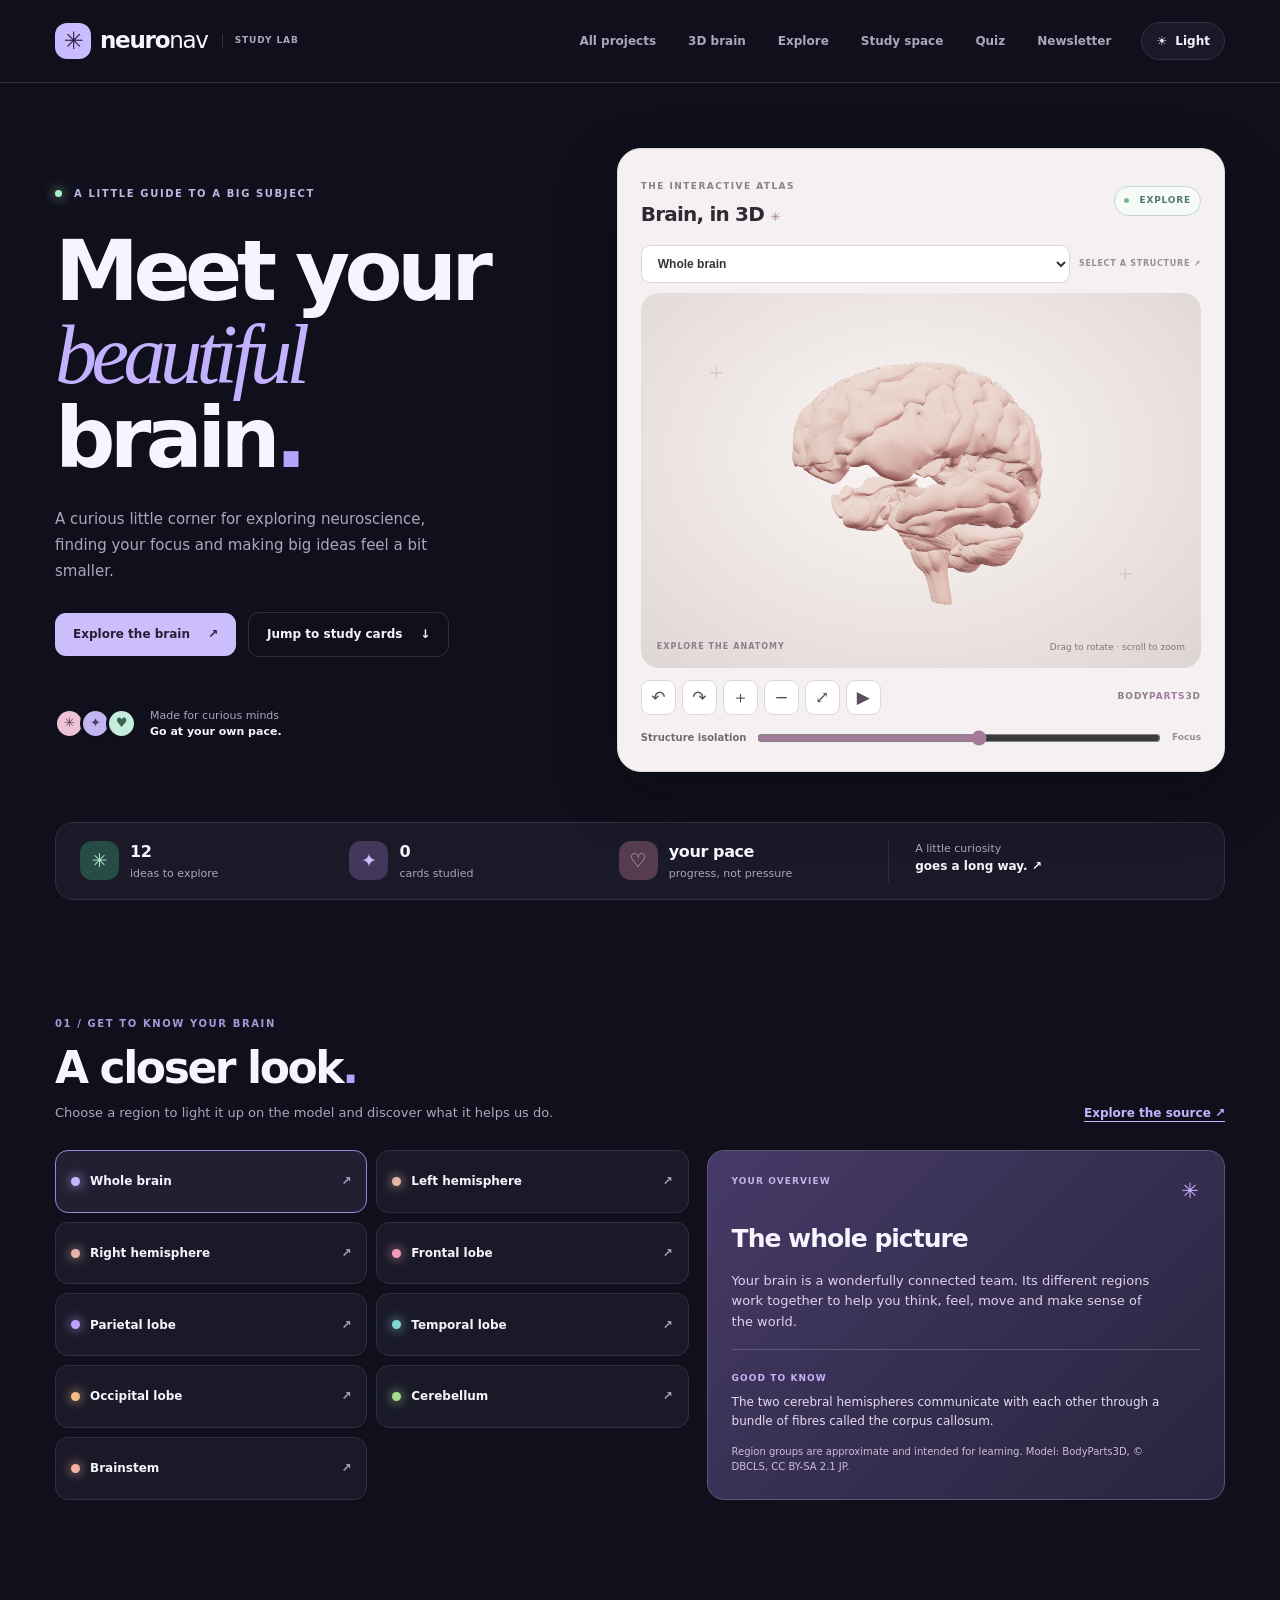
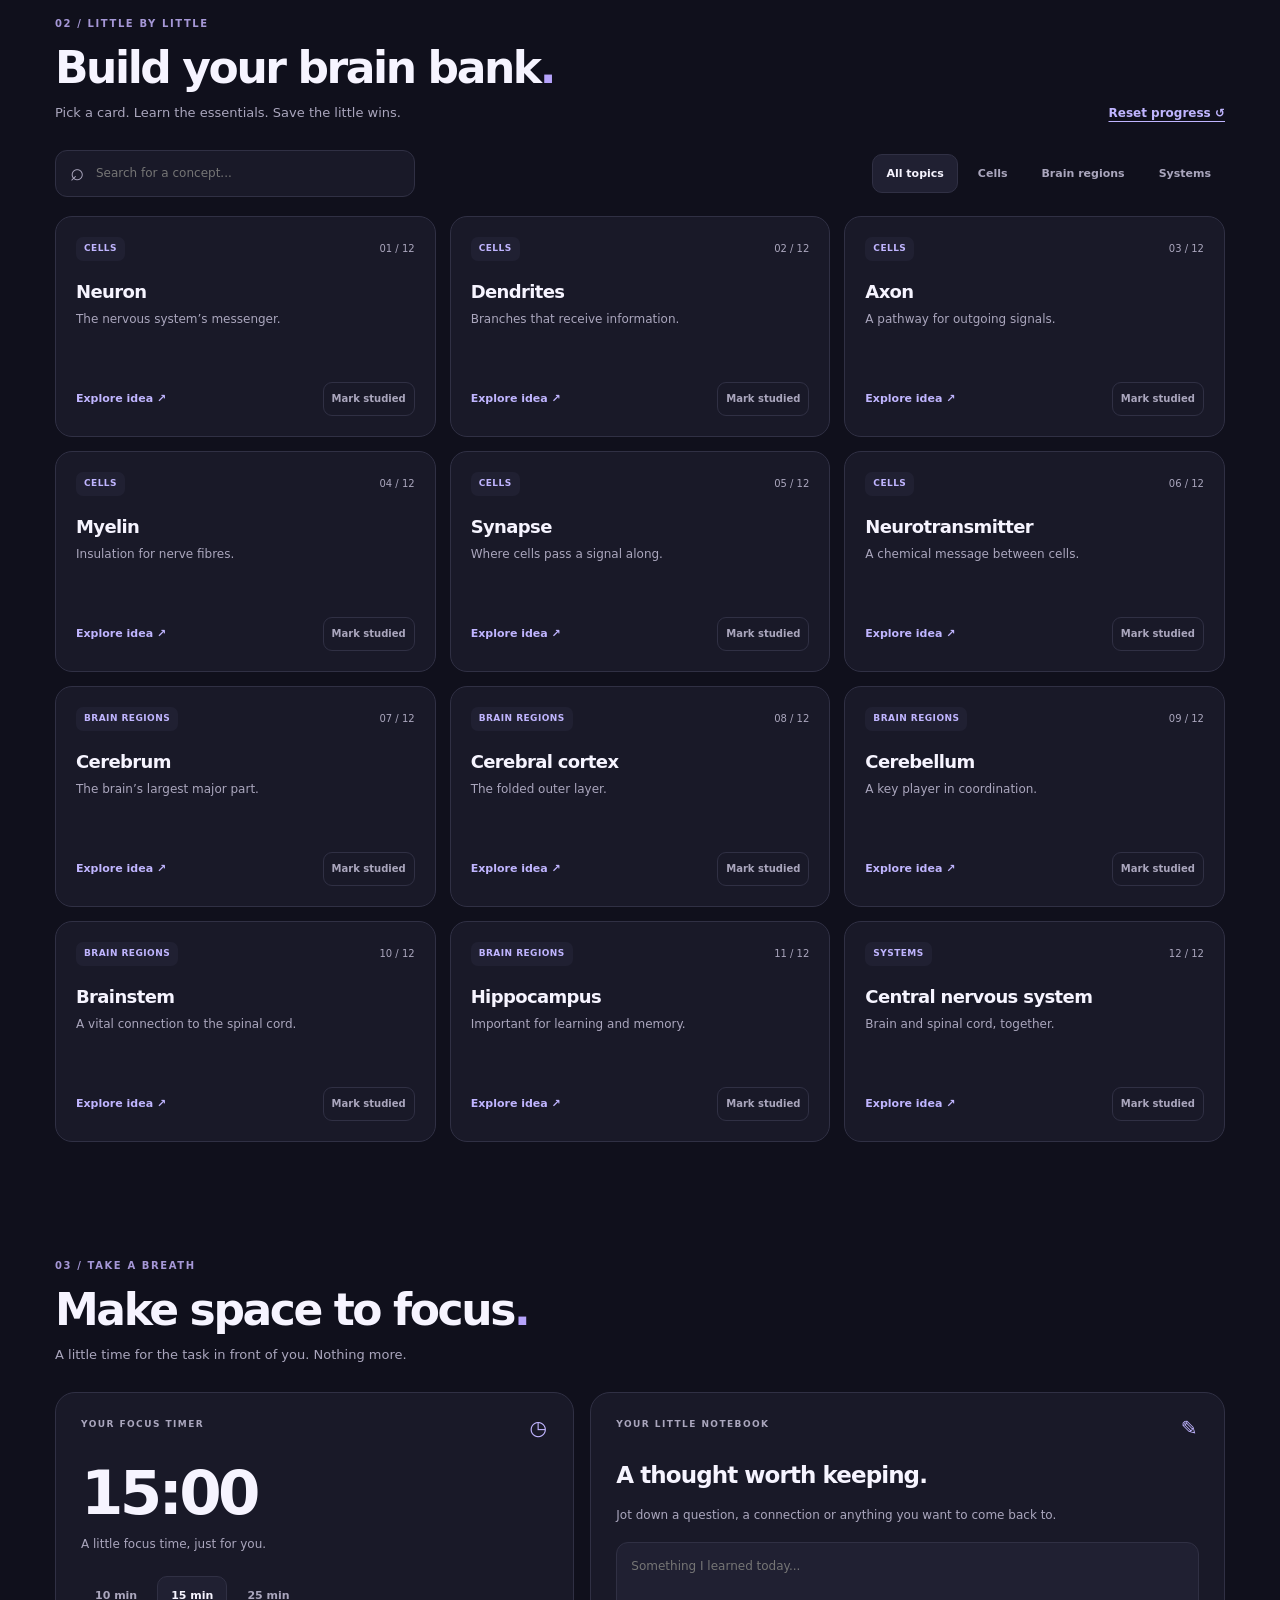
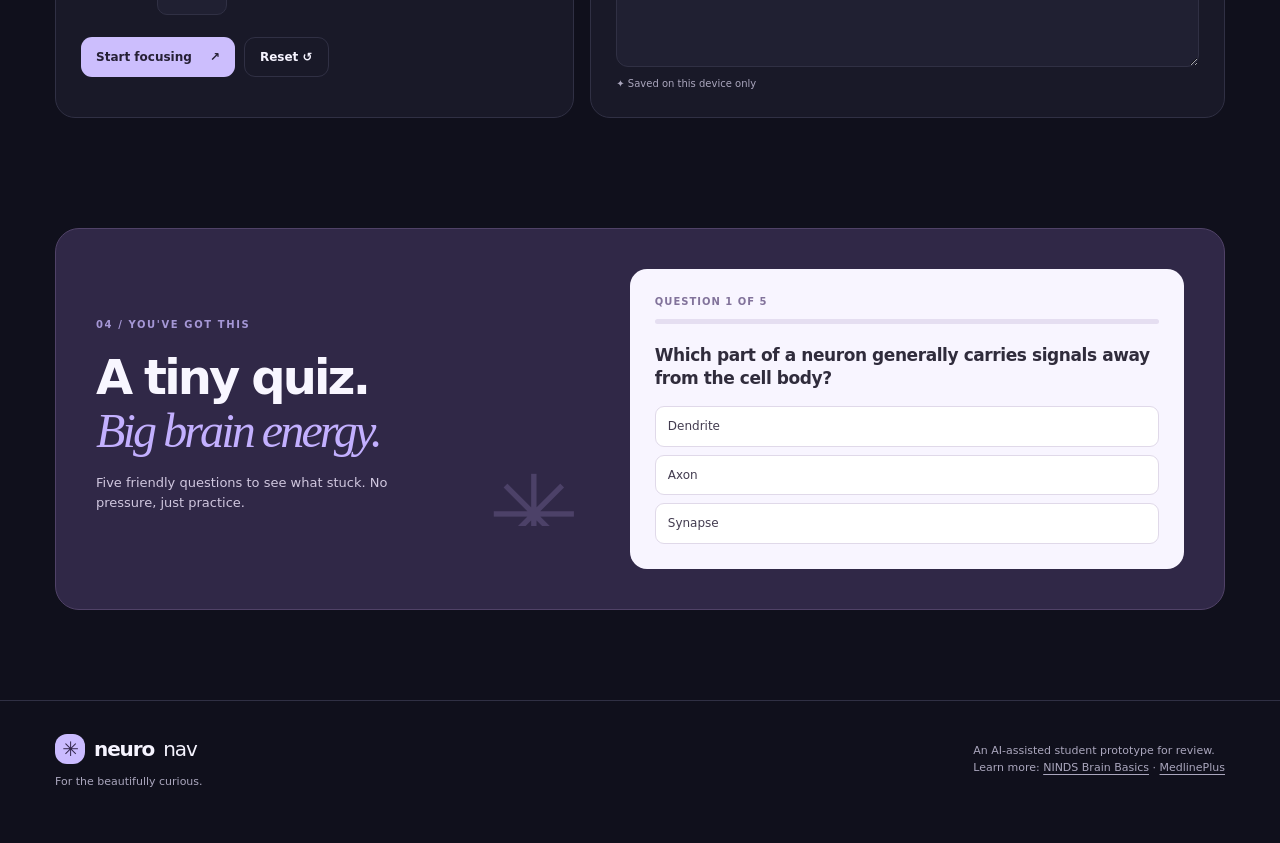
<file: neuro.html>
<!doctype html>
<html lang="en" data-theme="dark">
<head>
  <meta charset="utf-8">
  <meta name="viewport" content="width=device-width, initial-scale=1">
  <meta name="description" content="Explore an interactive 3D brain, practise neuroscience concepts and make space for focused study.">
  <meta name="theme-color" content="#111021">
  <title>NeuroNav | Armita Jafarian</title>
  <link rel="stylesheet" href="styles.css">
  <script defer src="assets/three.min.js"></script>
  <script defer src="assets/anatomy-0.js"></script>
  <script defer src="assets/anatomy-1.js"></script>
  <script defer src="assets/anatomy-2.js"></script>
  <script defer src="assets/anatomy-3.js"></script>
  <script defer src="assets/anatomy-4.js"></script>
  <script defer src="assets/anatomy-5.js"></script>
  <script defer src="assets/anatomy-6.js"></script>
  <script defer src="assets/anatomy-7.js"></script>
  <script defer src="brain.js"></script>
  <script defer src="app.js"></script>
</head>
<body>
  <a class="skip-link" href="#main">Skip to content</a>
  <header class="header"><div class="container nav">
    <a class="brand" href="#top" aria-label="NeuroNav home"><span class="brand-symbol" aria-hidden="true">✳</span><span>neuro<span class="brand-light">nav</span></span><span class="brand-beta">STUDY LAB</span></a>
    <nav class="navigation" aria-label="Main navigation"><a href="portfolio.html">All projects</a><a href="#brain">3D brain</a><a href="#explore">Explore</a><a href="#study">Study space</a><a href="#quiz">Quiz</a><a href="projects/neuronav-newsletter/index.html">Newsletter</a></nav>
    <button type="button" class="theme-switch" id="theme-switch" aria-label="Switch to light mode" title="Change theme">☀ <span>Light</span></button>
  </div></header>

  <main id="main"><div class="container">
      <section class="hero" id="top" aria-labelledby="hero-title">
        <div class="hero-text"><span class="eyebrow"><span class="status-dot"></span> A LITTLE GUIDE TO A BIG SUBJECT</span><h1 id="hero-title">Meet your<br><em>beautiful</em><br>brain<span class="period">.</span></h1><p>A curious little corner for exploring neuroscience, finding your focus and making big ideas feel a bit smaller.</p><div class="hero-buttons"><a href="#brain" class="button primary">Explore the brain <span aria-hidden="true">↗</span></a><a href="#explore" class="button ghost">Jump to study cards <span aria-hidden="true">↓</span></a></div><div class="hero-bottom"><span class="avatar-stack" aria-hidden="true"><i>✳</i><i>✦</i><i>♥</i></span><span>Made for curious minds<br><strong>Go at your own pace.</strong></span></div></div>
        <div class="brain-card" id="brain"><div class="brain-card-header"><div><span class="tiny-label">THE INTERACTIVE ATLAS</span><h2>Brain, in 3D <span>✳</span></h2></div><span class="live-badge"><span></span> EXPLORE</span></div>
          <div class="atlas-toolbar"><label for="brain-select" class="visually-hidden">Choose a structure</label><select id="brain-select"><option value="overview">Whole brain</option><option value="left">Left cerebral hemisphere</option><option value="right">Right cerebral hemisphere</option><option value="frontal">Frontal lobe</option><option value="parietal">Parietal lobe</option><option value="temporal">Temporal lobe</option><option value="occipital">Occipital lobe</option><option value="cerebellum">Cerebellum</option><option value="brainstem">Brainstem</option></select><span>SELECT A STRUCTURE ↗</span></div>
          <div class="brain-stage" id="brain-stage" tabindex="0" role="group" aria-label="Interactive anatomical 3D brain. Drag to rotate or use the controls below."><canvas id="brain-canvas" aria-label="Rotatable anatomical model of the brain"></canvas><div class="stage-crosshair cross-one" aria-hidden="true">+</div><div class="stage-crosshair cross-two" aria-hidden="true">+</div><div class="stage-copy"><span class="stage-tag">EXPLORE THE ANATOMY</span><span>Drag to rotate · scroll to zoom</span></div><div id="brain-fallback" class="brain-fallback" hidden><img src="assets/anatomical-brain-preview.png" alt="An anatomical view of the brain showing its folds, cerebellum and brainstem"><p>Model preview · Interactive rotation requires WebGL.</p></div></div>
          <div class="brain-controls"><div class="view-controls" role="group" aria-label="Control the brain view"><button type="button" id="rotate-left" aria-label="Rotate brain left">↶</button><button type="button" id="rotate-right" aria-label="Rotate brain right">↷</button><button type="button" id="zoom-in" aria-label="Zoom in">＋</button><button type="button" id="zoom-out" aria-label="Zoom out">−</button><button type="button" id="reset-view" aria-label="Reset brain view">⤢</button><button type="button" id="toggle-spin" aria-pressed="false" aria-label="Start automatic rotation">▶</button></div><p>BODY<span>PARTS</span>3D</p></div>
          <label class="isolation-control"><span>Structure isolation</span><input id="isolation" type="range" min="0" max="100" value="55" aria-label="Fade the other brain structures"><span>Focus</span></label>
        </div>
      </section>
      <div class="stat-row" aria-label="Your study progress"><div class="stat-block"><span class="stat-icon mint">✳</span><div><strong id="total-count">12</strong><span>ideas to explore</span></div></div><div class="stat-block"><span class="stat-icon purple">✦</span><div><strong id="studied-count">0</strong><span>cards studied</span></div></div><div class="stat-block"><span class="stat-icon pink">♡</span><div><strong>your pace</strong><span>progress, not pressure</span></div></div><div class="stat-message">A little curiosity<br><strong>goes a long way. ↗</strong></div></div>

      <section class="section atlas" aria-labelledby="atlas-title"><div class="section-header"><div><span class="section-label">01 / GET TO KNOW YOUR BRAIN</span><h2 id="atlas-title">A closer look<span class="accent">.</span></h2><p>Choose a region to light it up on the model and discover what it helps us do.</p></div><a class="text-link" href="https://www.ninds.nih.gov/sites/default/files/2025-05/know-your-brain-brian-basics.pdf" target="_blank" rel="noopener noreferrer">Explore the source ↗</a></div>
        <div class="atlas-content"><div class="region-buttons" role="group" aria-label="Choose a brain region"><button type="button" class="region active" data-region="overview" aria-pressed="true"><i style="--dot:#c5b7ff"></i> Whole brain <span>↗</span></button><button type="button" class="region" data-region="left" aria-pressed="false"><i style="--dot:#e8b6a9"></i> Left hemisphere <span>↗</span></button><button type="button" class="region" data-region="right" aria-pressed="false"><i style="--dot:#e8b6a9"></i> Right hemisphere <span>↗</span></button><button type="button" class="region" data-region="frontal" aria-pressed="false"><i style="--dot:#f59ab8"></i> Frontal lobe <span>↗</span></button><button type="button" class="region" data-region="parietal" aria-pressed="false"><i style="--dot:#bda4ff"></i> Parietal lobe <span>↗</span></button><button type="button" class="region" data-region="temporal" aria-pressed="false"><i style="--dot:#81d8d0"></i> Temporal lobe <span>↗</span></button><button type="button" class="region" data-region="occipital" aria-pressed="false"><i style="--dot:#f1be85"></i> Occipital lobe <span>↗</span></button><button type="button" class="region" data-region="cerebellum" aria-pressed="false"><i style="--dot:#a6db8d"></i> Cerebellum <span>↗</span></button><button type="button" class="region" data-region="brainstem" aria-pressed="false"><i style="--dot:#f4b3a0"></i> Brainstem <span>↗</span></button></div>
          <div class="region-info" aria-live="polite"><div class="region-info-top"><span id="region-kicker">YOUR OVERVIEW</span><span class="info-sparkle">✳</span></div><h3 id="region-title">The whole picture</h3><p id="region-description">Your brain is a wonderfully connected team. Its different regions work together to help you think, feel, move and make sense of the world.</p><div class="region-fact"><span>GOOD TO KNOW</span><p id="region-fact">The two cerebral hemispheres communicate with each other through a bundle of fibres called the corpus callosum.</p></div><p class="model-note">Region groups are approximate and intended for learning. Model: BodyParts3D, © DBCLS, CC BY-SA 2.1 JP.</p></div></div>
      </section>

      <section class="section" id="explore" aria-labelledby="explore-title"><div class="section-header"><div><span class="section-label">02 / LITTLE BY LITTLE</span><h2 id="explore-title">Build your brain bank<span class="accent">.</span></h2><p>Pick a card. Learn the essentials. Save the little wins.</p></div><button type="button" class="text-button" id="reset-progress">Reset progress ↺</button></div><div class="filter-bar"><label class="search"><span class="visually-hidden">Search study cards</span><span class="search-icon" aria-hidden="true">⌕</span><input id="search" type="search" placeholder="Search for a concept..." autocomplete="off"></label><div class="filters" role="group" aria-label="Filter study cards"><button type="button" class="filter active" data-filter="All" aria-pressed="true">All topics</button><button type="button" class="filter" data-filter="Cells" aria-pressed="false">Cells</button><button type="button" class="filter" data-filter="Brain regions" aria-pressed="false">Brain regions</button><button type="button" class="filter" data-filter="Systems" aria-pressed="false">Systems</button></div></div><p id="result-count" class="visually-hidden" aria-live="polite"></p><div id="cards" class="cards-grid"></div></section>

      <section class="section study-section" id="study" aria-labelledby="study-title"><div class="section-header"><div><span class="section-label">03 / TAKE A BREATH</span><h2 id="study-title">Make space to focus<span class="accent">.</span></h2><p>A little time for the task in front of you. Nothing more.</p></div></div><div class="study-grid"><div class="timer-card"><div class="card-kicker"><span>YOUR FOCUS TIMER</span><span>◷</span></div><div class="timer-display" id="timer-display" aria-label="Time remaining">15:00</div><p id="timer-label">A little focus time, just for you.</p><div class="duration-buttons" role="group" aria-label="Choose focus duration"><button type="button" data-minutes="10" aria-pressed="false">10 min</button><button type="button" data-minutes="15" aria-pressed="true">15 min</button><button type="button" data-minutes="25" aria-pressed="false">25 min</button></div><div class="timer-actions"><button type="button" class="button primary" id="timer-toggle">Start focusing <span aria-hidden="true">↗</span></button><button type="button" class="button subtle" id="timer-reset">Reset ↺</button></div><p class="visually-hidden" id="timer-announcement" aria-live="polite"></p></div><div class="notes-card"><div class="card-kicker"><span>YOUR LITTLE NOTEBOOK</span><span>✎</span></div><h3>A thought worth keeping.</h3><p>Jot down a question, a connection or anything you want to come back to.</p><label for="notes" class="visually-hidden">Personal study notes</label><textarea id="notes" placeholder="Something I learned today..." maxlength="20000"></textarea><div class="notes-footer"><span>✦ Saved on this device only</span><span id="notes-status" aria-live="polite"></span></div></div></div></section>

      <section class="quiz-section" id="quiz" aria-labelledby="quiz-title"><div class="quiz-intro"><span class="section-label">04 / YOU'VE GOT THIS</span><h2 id="quiz-title">A tiny quiz.<br><em>Big brain energy.</em></h2><p>Five friendly questions to see what stuck. No pressure, just practice.</p><span class="quiz-deco" aria-hidden="true">✳</span></div><div class="quiz-panel" id="quiz-panel" aria-live="polite"></div></section>
    </div></main>
  <footer class="footer"><div class="container footer-inner"><div><a class="brand footer-brand" href="#top"><span class="brand-symbol" aria-hidden="true">✳</span> neuro<span class="brand-light">nav</span></a><p>For the beautifully curious.</p></div><p>An AI-assisted student prototype for review.<br>Learn more: <a href="https://www.ninds.nih.gov/health-information/public-education/brain-basics">NINDS Brain Basics</a> · <a href="https://medlineplus.gov/ency/anatomyvideos/000089.htm">MedlinePlus</a></p></div></footer>
</body>
</html>
</file>
<file: assets/orbit-scenes.css>
.orbit-3d-canvas{position:absolute;inset:0;width:100%;height:100%;pointer-events:none;opacity:0;z-index:1}.has-orbit-3d .orbit-3d-canvas{opacity:1}.has-orbit-3d .orbit-css-fallback{visibility:hidden}.orbit-css-fallback{transition:transform .35s ease}.orbit-css-fallback::before,.orbit-css-fallback::after{content:'';position:absolute;left:50%;top:50%;width:150%;height:43%;border:1px solid #ffffffa8;border-radius:50%;transform:translate(-50%,-50%) rotate(-24deg);pointer-events:none}.orbit-css-fallback::after{width:180%;height:55%;transform:translate(-50%,-50%) rotate(25deg);border-color:#ffffff60}
@media(prefers-reduced-motion:reduce){.orbit-css-fallback{transition:none}}
.orbit-css-fallback{font-size:0!important;box-shadow:inset -24px -18px 32px #402b6755,0 18px 35px #1a113e44!important}
</file>
<file: projects/orbit/style.css>
@import url('https://fonts.googleapis.com/css2?family=DM+Sans:wght@400;500;600;700&family=Manrope:wght@400;500;600;700;800&display=swap');
:root{color-scheme:dark;--bg:#080a19;--text:#f4f3ff;--muted:#adafc8;--line:#ffffff19;--purple:#bfa7ff;--panel:#13152a;--accent:#c7ff9b;font-family:'DM Sans',Arial,sans-serif;scroll-behavior:smooth}
*{box-sizing:border-box}body{margin:0;background:var(--bg);color:var(--text);font-size:16px;line-height:1.55}a{color:inherit;text-decoration:none}button,input,select,textarea{font:inherit}button{cursor:pointer}button:focus-visible,a:focus-visible,input:focus-visible,select:focus-visible,textarea:focus-visible{outline:3px solid #c7ff9b;outline-offset:3px}.skip{position:absolute;top:-60px;left:10px;background:#fff;color:#111;padding:10px;z-index:10}.skip:focus{top:10px}.shell{width:min(1360px,calc(100% - 112px));margin-inline:auto}.nav{height:90px;display:flex;align-items:center;gap:45px;position:relative;z-index:2}.logo{font-family:Manrope,sans-serif;font-size:26px;font-weight:800;letter-spacing:-1.6px;white-space:nowrap}.logo-mark{font-size:27px;color:#cbffae;padding-right:5px}.logo-dot{color:#cbffae}.nav nav{display:flex;gap:34px;margin-left:auto;color:#c5c5d8;font-size:14px}.nav-cta{border:1px solid #ffffff4d;border-radius:50px;padding:11px 20px;font-size:13px;font-weight:700}.nav a:hover,.resources a:hover{color:#c7ff9b}.hero{min-height:690px;height:calc(100vh - 90px);max-height:870px;position:relative;display:flex;align-items:center;overflow:hidden;border-bottom:1px solid var(--line)}.hero-copy{position:relative;z-index:1;max-width:620px;padding-bottom:60px;pointer-events:none}.hero-copy a{pointer-events:auto}.hero-art{position:absolute;inset:0 -8% 0 28%;overflow:hidden}.hero-art canvas{width:100%;height:100%;display:block}.hero-glow{position:absolute;inset:0;background:linear-gradient(90deg,var(--bg) 0%,transparent 38%),linear-gradient(0deg,var(--bg),transparent 28%);pointer-events:none}.art-label{position:absolute;right:9%;top:18%;color:#b9b4d6;font-size:10px;letter-spacing:.2em;writing-mode:vertical-rl}.eyebrow,.mini-label{font-weight:700;letter-spacing:.16em;font-size:11px;color:#c7ff9b;text-transform:uppercase}.eyebrow span{display:inline-block;width:7px;height:7px;border-radius:50%;background:#c7ff9b;box-shadow:0 0 16px #b9ff8a;margin-right:7px}.hero h1,h2,h3{font-family:Manrope,Arial,sans-serif}.hero h1{font-weight:700;font-size:clamp(54px,6.2vw,92px);letter-spacing:-.075em;line-height:1.02;margin:25px 0}.hero h1 em{font-weight:500;font-style:normal;color:#c9b6ff}.lede{font-size:18px;line-height:1.7;color:#c0c1d4;max-width:440px}.actions{display:flex;gap:12px;flex-wrap:wrap;margin-top:30px}.button{display:inline-flex;align-items:center;justify-content:center;border:0;border-radius:50px;padding:15px 22px;font-size:14px;font-weight:700;min-height:49px}.primary{background:#c7ff9b;color:#121c15}.primary:hover{background:#e0ffc6}.secondary{border:1px solid #ffffff4f;background:#ffffff08;color:#f6f5ff}.secondary:hover,.small-button:hover{background:#ffffff13}.hero-note{font-size:12px;color:#8f91aa;margin-top:28px}.hero-index{position:absolute;bottom:24px;left:0;right:0;display:flex;justify-content:space-between;color:#898ba5;font-size:10px;letter-spacing:.14em}.intro{display:grid;grid-template-columns:1fr 1fr;gap:12%;padding-block:145px;border-bottom:1px solid var(--line)}h2{font-size:clamp(36px,4.2vw,60px);letter-spacing:-.06em;line-height:1.1;margin:15px 0 22px}h3{letter-spacing:-.035em}.intro>div>p:not(.eyebrow){color:#b5b7ce;font-size:18px;line-height:1.8;margin-top:36px}.intro-tags{display:flex;flex-wrap:wrap;gap:9px;margin-top:28px}.intro-tags span,.local-pill{border:1px solid #ffffff24;border-radius:50px;padding:9px 13px;color:#d7d4e8;font-size:12px}.workbench,.paths{padding-block:125px}.section-heading{display:flex;justify-content:space-between;align-items:end;gap:25px;margin-bottom:38px}.section-heading h2{margin-bottom:10px}.section-heading p:not(.eyebrow),.editor-head p{color:var(--muted);margin:0}.accent{color:#c7ff9b}.workspace{display:grid;grid-template-columns:290px minmax(0,1fr);border:1px solid #ffffff20;border-radius:24px;overflow:hidden;background:#111326}.guide-card{padding:32px;background:radial-gradient(circle at 30% 25%,#383164,#1a1934 44%,#14162b 90%);border-right:1px solid #ffffff18}.guide-orb{height:150px;display:grid;place-items:center;font-size:90px;color:#c7ff9b;text-shadow:0 0 40px #bb9cff88}.guide-card h3{font-size:23px;line-height:1.2}.guide-card p{font-size:14px;color:#c1bfd4}.guide-steps{display:grid;gap:14px;margin-top:48px;font-size:13px;color:#c8c8da}.guide-steps span{border-top:1px solid #ffffff26;padding-top:13px}.guide-steps b{color:#c8ff9d;margin-right:8px}.editor{padding:40px}.field-label{display:block;font-weight:700;font-size:11px;letter-spacing:.13em;color:#b6b2d3}.question-input{width:100%;border:0;border-bottom:1px solid #ffffff42;background:transparent;color:white;font-size:clamp(22px,3vw,32px);font-family:Manrope,sans-serif;letter-spacing:-.04em;padding:12px 0 18px}.editor-head,.results-head{display:flex;justify-content:space-between;gap:15px;align-items:center;margin:44px 0 20px}.editor-head h3,.results-head h3{font-size:21px;margin:5px 0}.editor-head p{font-size:13px;max-width:500px}.small-button{border:1px solid #ffffff38;color:#eee;background:transparent;border-radius:50px;padding:10px 14px;font-size:12px;white-space:nowrap}.option-inputs{display:grid;grid-template-columns:repeat(3,minmax(0,1fr));gap:10px}.option-box{display:flex;align-items:center;gap:8px;border:1px solid #ffffff22;background:#1b1d34;border-radius:12px;padding:10px 12px}.option-box input{width:100%;min-width:0;background:transparent;border:0;color:#fff;font-size:14px}.option-number{color:#c7ff9b;font-size:11px;font-weight:700}.remove{border:0;background:transparent;color:#b6b4ca;font-size:19px;padding:0 3px}.matrix-wrap{overflow-x:auto;border:1px solid #ffffff1b;border-radius:14px}.matrix{border-collapse:collapse;width:100%;min-width:610px;font-size:13px}.matrix th,.matrix td{padding:12px;border-bottom:1px solid #ffffff14;text-align:left}.matrix tr:last-child td{border-bottom:0}.matrix th{font-size:10px;color:#a7aac7;letter-spacing:.08em;text-transform:uppercase;font-weight:600}.matrix input{background:#ffffff09;border:1px solid #ffffff20;color:#fff;padding:8px;border-radius:7px;width:132px}.matrix select{background:#20223c;border:1px solid #ffffff27;color:#fff;border-radius:7px;padding:8px}.matrix .delete-factor{color:#aeaabd;background:transparent;border:0;font-size:18px}.text-button{border:0;background:none;color:#bfa7ff;text-decoration:underline;font-size:13px}.results{display:grid;grid-template-columns:repeat(3,minmax(0,1fr));gap:10px}.result{background:#1a1d35;border:1px solid #ffffff1c;border-radius:13px;padding:17px}.result strong{display:block;font-size:14px;overflow-wrap:anywhere}.result .number{font-family:Manrope,sans-serif;font-size:27px;font-weight:700;color:#c7ff9b;letter-spacing:-.06em}.bar{height:4px;background:#ffffff1b;border-radius:5px;margin:8px 0}.bar span{display:block;height:100%;background:#bfa7ff;border-radius:5px}.fine-print{font-size:12px;color:#9d9fb8;line-height:1.6}.paths{border-top:1px solid var(--line)}.path-cards{display:grid;grid-template-columns:repeat(3,minmax(0,1fr));gap:14px}.path-card{background:linear-gradient(145deg,#1b1d37,#101224);border:1px solid #ffffff1a;border-radius:18px;padding:24px}.path-card h3{font-size:20px;margin:10px 0 23px;overflow-wrap:anywhere}.path-card label{display:block;font-size:12px;color:#c2c4d8;margin-top:15px}.path-card textarea{display:block;margin-top:7px;width:100%;min-height:70px;resize:vertical;border:1px solid #ffffff24;background:#0b0d1c;border-radius:9px;padding:10px;color:white}.path-number{color:#c7ff9b;font-size:11px;letter-spacing:.14em}.mentor{display:grid;grid-template-columns:1fr 1.1fr;gap:9%;padding:85px;border-radius:26px;background:#171832;overflow:hidden}.mentor-graphic{min-height:390px;position:relative;display:grid;place-items:center}.ring{position:absolute;width:260px;height:260px;border:1px solid #d6d2ff66;border-radius:50%;transform:rotateX(67deg) rotate(-28deg)}.r2{width:330px;height:330px;transform:rotateX(67deg) rotate(28deg)}.mentor-star{width:170px;height:170px;display:grid;place-items:center;border-radius:50%;font-size:80px;color:#d9ffd0;background:radial-gradient(circle at 35% 30%,#867dbd,#36335d 60%,#16172d);box-shadow:0 0 100px #9c8cd440}.mentor-graphic>span{position:absolute;bottom:20px;left:0;letter-spacing:.14em;font-size:11px;color:#c6c1e0}.mentor-content>p:not(.eyebrow):not(.fine-print){color:#c1c0d6;max-width:520px}.mentor-prompt{background:#ffffff0a;border-left:2px solid #c7ff9b;padding:15px 18px;margin:24px 0}.mentor-prompt span{font-size:10px;letter-spacing:.12em;color:#c7ff9b}.mentor-prompt p{margin:8px 0;color:#eee}.resources{display:flex;flex-wrap:wrap;gap:15px;margin-top:22px}.resources a{font-size:12px;color:#d3c1ff;text-decoration:underline}.footer{display:flex;justify-content:space-between;align-items:center;padding-block:70px;color:#b2b2c8}.footer p,.footer>a:last-child{font-size:13px}
.guide-orb{position:relative;text-shadow:0 0 45px #bb9cffaa}.mentor-star{box-shadow:inset -20px -18px 35px #17162d77,0 0 100px #9c8cd440}.path-card{box-shadow:0 20px 55px #0002}.result{background:linear-gradient(145deg,#20223f,#16182e)}
@media(max-width:850px){.shell{width:min(100% - 36px,700px)}.nav{height:74px}.nav nav{display:none}.nav-cta{margin-left:auto}.hero{height:auto;min-height:760px;align-items:end}.hero-copy{padding-bottom:115px}.hero-art{inset:0 -100px 220px 15%;opacity:.85}.hero-glow{background:linear-gradient(0deg,var(--bg) 0%,transparent 75%),linear-gradient(90deg,var(--bg),transparent 38%)}.hero h1{font-size:clamp(52px,11vw,76px)}.intro{grid-template-columns:1fr;gap:5px;padding-block:90px}.workbench,.paths{padding-block:85px}.workspace{grid-template-columns:1fr}.guide-card{border-right:0;border-bottom:1px solid #ffffff18}.guide-orb{height:85px;font-size:60px}.guide-steps{margin-top:22px}.editor{padding:24px}.option-inputs,.results,.path-cards{grid-template-columns:1fr}.section-heading{align-items:start;flex-direction:column}.mentor{grid-template-columns:1fr;padding:30px;gap:10px}.mentor-graphic{min-height:300px}.footer{gap:20px;flex-wrap:wrap}.editor-head{align-items:start}.editor-head h3{font-size:18px}}
@media(prefers-reduced-motion:reduce){:root{scroll-behavior:auto}*{animation-duration:.001ms!important;transition-duration:.001ms!important}}
/* A dimensional fallback keeps the space artwork visible without WebGL. */
.hero-art{z-index:0}.hero-index{z-index:1}.hero-art canvas{position:relative;z-index:2}.hero-glow{z-index:3}.art-label{z-index:4}.space-fallback{position:absolute;inset:0;overflow:hidden;background:radial-gradient(ellipse at 67% 48%,#51407966,transparent 47%)}.webgl-ready .space-fallback{display:none}.fallback-planet{position:absolute;width:clamp(210px,28vw,380px);aspect-ratio:1;left:65%;top:48%;transform:translate(-50%,-50%);border-radius:50%;background:radial-gradient(circle at 31% 25%,#ded8ff 0%,#a291d4 24%,#65518b 56%,#211d3f 85%);box-shadow:inset -35px -25px 65px #15142d,0 0 90px #aa92ff50}.fallback-ring{position:absolute;width:clamp(320px,43vw,580px);height:clamp(100px,13vw,180px);left:65%;top:48%;border:1px solid #d1c8ff9c;border-radius:50%;transform:translate(-50%,-50%) rotate(-24deg);box-shadow:0 0 15px #a89cff22}.fallback-ring.two{width:clamp(385px,51vw,680px);height:clamp(135px,16vw,215px);transform:translate(-50%,-50%) rotate(21deg);border-color:#d6d3ff55}.fallback-moon{position:absolute;left:79%;top:31%;width:39px;height:39px;border-radius:50%;background:radial-gradient(circle at 30% 25%,#f0ffe7,#bde89e 45%,#6c9477);box-shadow:0 0 35px #caffac7a}.fallback-stars{position:absolute;left:36%;top:23%;color:#ddd6ff;letter-spacing:2rem;font-size:15px;opacity:.65}
@media print{.nav,.hero,.intro,.guide-card,.mentor-graphic,.footer,.small-button,.text-button,.button,.resources{display:none!important}body{background:white;color:#111}.shell{width:100%}.workbench,.paths{padding:15px 0}.workspace{display:block;border:1px solid #bbb}.editor{padding:15px}.path-cards,.results{display:grid;grid-template-columns:repeat(3,1fr)}.path-card,.result,.mentor{background:white;color:#111;border:1px solid #bbb;break-inside:avoid}.path-card textarea{color:#111;background:white;border-color:#aaa}.mentor{display:block;padding:15px}.mini-label,.eyebrow,.accent{color:#333}}
</file>
<file: projects/spotme/style.css>
@import url('https://fonts.googleapis.com/css2?family=DM+Sans:wght@400;500;700&family=Manrope:wght@500;700;800&display=swap');:root{font-family:'DM Sans',Arial,sans-serif;background:#f8fbf9;color:#192e26;scroll-behavior:smooth}*{box-sizing:border-box}body{margin:0;line-height:1.65}a{color:inherit;text-decoration:none}a:focus-visible{outline:3px solid #4a9673;outline-offset:4px}.shell{width:min(1180px,calc(100% - 48px));margin:auto}.nav{height:85px;display:flex;align-items:center;justify-content:space-between;border-bottom:1px solid #dcebe2}.brand{font:800 18px Manrope,sans-serif;letter-spacing:-.05em}.brand span{color:#68aa87;font-size:23px}.back{font-size:13px;color:#557366}.hero{display:grid;grid-template-columns:1.08fr .92fr;gap:7%;align-items:center;padding:90px 0}.eyebrow{font-size:10px;letter-spacing:.15em;font-weight:700;color:#65977e}.hero h1,h2,h3{font-family:Manrope,sans-serif;letter-spacing:-.055em}.hero h1{font-size:clamp(46px,6vw,74px);line-height:1.04;margin:18px 0}.hero h1 em{font-style:normal;color:#79b499}.lede{color:#698277;font-size:18px;max-width:530px}.actions{display:flex;gap:10px;flex-wrap:wrap;margin-top:28px}.button{display:inline-flex;align-items:center;justify-content:center;min-height:48px;padding:12px 18px;border-radius:9px;font-size:13px;font-weight:700}.primary{background:#233f33;color:#fff}.primary:hover{background:#37644e}.secondary{border:1px solid #cfdfd5;background:white}.fine{color:#81978b;font-size:12px}.hero-art{height:410px;border-radius:26px;background:radial-gradient(circle at 48% 40%,#f4fff6,#d9f0e2 46%,#b4dac4);position:relative;overflow:hidden;isolation:isolate}.art-label{position:absolute;left:24px;top:24px;color:#5f8971;font-size:10px;letter-spacing:.13em;font-weight:700;z-index:2}.sphere{position:absolute;left:50%;top:46%;width:200px;height:200px;border-radius:50%;transform:translate(-50%,-50%);display:grid;place-items:center;font-size:70px;color:#fafffb;background:radial-gradient(circle at 30% 25%,#fff,#c7ebd2 45%,#82b99a 85%);box-shadow:inset -20px -20px 35px #5c907052,0 20px 45px #5c907044}.art-note{position:absolute;z-index:2;bottom:22px;left:24px}.art-note span{display:block;font-size:10px;letter-spacing:.12em;color:#66927a}.art-note strong{font-family:Manrope,sans-serif;line-height:1.2}.story{display:grid;grid-template-columns:1fr 1fr;gap:12%;padding:80px 0;border-block:1px solid #dfebe3}.story h2,.section-heading h2,.cta h2{font-size:clamp(32px,3.8vw,48px);line-height:1.15;margin:10px 0}.story h2 span,.section-heading h2 span{color:#79b499}.story>p{color:#70877b;font-size:17px}.features{padding:90px 0}.section-heading{display:flex;justify-content:space-between;align-items:end;gap:20px}.section-heading>p{color:#84998d;font-size:13px}.grid{display:grid;grid-template-columns:repeat(3,1fr);gap:15px;margin-top:30px}.grid article{background:#fff;border:1px solid #e3eee7;border-radius:16px;padding:27px;box-shadow:0 15px 40px #335b4108}.grid article>span{display:grid;place-items:center;background:#e2f4e8;color:#5b9b78;border-radius:12px;width:43px;height:43px;font-size:23px}.grid h3{font-size:20px;margin:25px 0 8px}.grid p{color:#72897c;font-size:14px}.features>.fine{margin-top:25px}.cta{background:#e5f3e9;border-radius:22px;padding:38px;display:flex;justify-content:space-between;align-items:center;gap:25px}.cta h2{font-size:34px}.cta p:not(.eyebrow){color:#718a7a}footer{display:flex;justify-content:space-between;padding-block:65px;color:#668174;font-size:13px}@media(max-width:740px){.hero,.story{grid-template-columns:1fr;gap:25px}.hero{padding:55px 0}.hero-art{height:300px}.story{padding:55px 0}.grid{grid-template-columns:1fr}.section-heading,.cta{align-items:start;flex-direction:column}.features{padding:60px 0}.sphere{height:165px;width:165px}.cta{padding:27px}}@media(prefers-reduced-motion:reduce){:root{scroll-behavior:auto}}
</file>
<file: projects/study-space/style.css>
@import url('https://fonts.googleapis.com/css2?family=DM+Sans:wght@400;500;600;700&family=Manrope:wght@400;500;600;700;800&display=swap');
:root{font-family:'DM Sans',Arial,sans-serif;color:#272536;background:#f7f7fb;scroll-behavior:smooth}*{box-sizing:border-box}body{margin:0;font-size:16px;line-height:1.5}a{color:inherit;text-decoration:none}button,input,select{font:inherit}button{cursor:pointer}button:focus-visible,a:focus-visible,input:focus-visible,select:focus-visible{outline:3px solid #785bd6;outline-offset:3px}.skip{position:absolute;top:-60px;left:10px;z-index:10;background:#211c34;color:white;padding:10px}.skip:focus{top:10px}.layout{display:grid;grid-template-columns:240px 1fr;min-height:100vh}.sidebar{background:#fff;border-right:1px solid #e9e7f1;padding:34px 20px;display:flex;flex-direction:column}.logo{font-family:Manrope,sans-serif;font-size:19px;font-weight:800;letter-spacing:-1px}.logo>span{display:inline-grid;place-items:center;color:#fff;background:#7660b5;border-radius:10px;width:32px;height:32px;margin-right:7px}.logo small{display:block;margin:8px 0 0 39px;font-size:9px;color:#9b96b1;letter-spacing:.1em}.sidebar nav{display:grid;gap:6px;margin-top:63px}.sidebar nav a{padding:13px;border-radius:10px;font-size:14px;color:#706b83}.sidebar nav a:hover,.sidebar nav .selected{background:#f0edfa;color:#5f4a9c;font-weight:700}.sidebar-note{background:#ebe5fb;border-radius:14px;margin-top:auto;padding:20px;color:#51446f}.sidebar-note span{font-size:22px}.sidebar-note h3{margin:8px 0 3px;font-size:16px}.sidebar-note p,.sidebar-footer{font-size:12px;color:#837d96}.sidebar-footer{margin-top:25px}.layout main{padding:0 6% 35px;min-width:0;max-width:1500px}.topbar{padding:64px 0;display:grid;grid-template-columns:1fr minmax(250px,360px);align-items:center;gap:35px;border-bottom:1px solid #e4e3ee}.eyebrow,.mini-label{font-size:10px;font-weight:700;letter-spacing:.16em;color:#806bb7}.topbar h1,h2,h3{font-family:Manrope,Arial,sans-serif;letter-spacing:-.05em}.topbar h1{font-size:clamp(43px,5vw,68px);line-height:1.07;margin:16px 0}.topbar h1 em{font-style:normal;color:#8873c4}.intro{color:#777187;font-size:16px;max-width:440px}.top-actions,.focus-actions{display:flex;flex-wrap:wrap;gap:10px;margin-top:25px}.button{border-radius:9px;padding:12px 17px;font-size:13px;font-weight:700;display:inline-flex;align-items:center;justify-content:center;min-height:44px}.dark{background:#33264f;border:1px solid #33264f;color:#fff}.dark:hover{background:#574278}.outline{border:1px solid #d7d3e2;background:#fff;color:#413a51}.outline:hover{background:#f1eef7}.hero-card{height:265px;border-radius:22px;background:radial-gradient(circle at 60% 45%,#e2d6ff,#cac1e9 43%,#b4a6d9);padding:22px;color:#4f426b;position:relative;overflow:hidden;display:flex;flex-direction:column;justify-content:space-between}.hero-card-top,.hero-card-bottom{display:flex;justify-content:space-between;position:relative;z-index:1}.hero-card-top{font-size:10px;letter-spacing:.12em}.hero-card-top span:last-child{font-size:23px}.hero-card-bottom{align-items:end}.hero-card-bottom strong{font-family:Manrope,sans-serif;font-size:19px;line-height:1.2}.hero-card-bottom span{font-size:26px}.orb{position:absolute;width:190px;height:190px;top:36px;left:50%;transform:translateX(-50%);border-radius:50%;background:radial-gradient(circle at 33% 26%,#fff7ff,#c0aae5 47%,#8064bd 85%);display:grid;place-items:center;font-size:55px;color:#fff8ff;box-shadow:10px 20px 32px #6f5b9a40}.section{padding:66px 0;border-bottom:1px solid #e3e1ed}.section-title{display:flex;justify-content:space-between;align-items:end;gap:20px;margin-bottom:25px}.section-title h2,.focus-section h2{font-size:clamp(30px,3.5vw,43px);line-height:1.12;margin:10px 0}.section-title h2 span,.focus-section h2 span{color:#8d76c9}.section-title p:not(.eyebrow),.focus-section p:not(.eyebrow):not(.helper){margin:0;color:#7f798e}.week-controls{display:flex;gap:7px}.week-controls button{border:1px solid #e0deea;background:white;border-radius:8px;padding:8px 11px;color:#5e576e;font-size:12px}.week-grid{display:grid;grid-template-columns:repeat(7,minmax(0,1fr));gap:8px}.day{background:#fff;border:1px solid #ebe9f2;border-radius:12px;min-height:165px;padding:13px 10px}.day.today{border:1px solid #9b89ce;background:#f7f4ff}.day-name{font-size:10px;color:#918b9e;font-weight:700;letter-spacing:.09em}.day-number{font-family:Manrope,sans-serif;font-size:21px;font-weight:700;margin:3px 0 10px}.day-task{font-size:11px;background:#f1edf9;border-radius:6px;padding:5px 6px;margin-top:4px;overflow-wrap:anywhere}.day-task.done{text-decoration:line-through;color:#aaa}.helper{font-size:12px;color:#8b8599}.progress-card{background:#e9e2f8;padding:15px 19px;border-radius:12px;min-width:120px}.progress-card span,.progress-card small{display:block;font-size:10px;color:#81738f}.progress-card span{font-weight:700;letter-spacing:.1em}.progress-card strong{font-family:Manrope,sans-serif;font-size:25px}.task-layout{display:grid;grid-template-columns:1.2fr .8fr;gap:16px}.task-list-card,.add-card{background:#fff;border:1px solid #ebe9f2;border-radius:16px;padding:24px}.card-heading{display:flex;justify-content:space-between;align-items:center}.card-heading h3,.add-card h3{font-size:21px;margin:0 0 15px}.card-heading select{border:0;color:#716a82;background:#f5f3f9;border-radius:8px;padding:8px;font-size:12px}.task-list{display:grid}.task{display:grid;grid-template-columns:22px 1fr auto;gap:12px;align-items:center;padding:14px 0;border-bottom:1px solid #f0eef5}.task input[type=checkbox]{accent-color:#8065c1;width:17px;height:17px}.task strong{font-size:14px;overflow-wrap:anywhere}.task.done strong{text-decoration:line-through;color:#aaa}.task-meta{font-size:11px;color:#91899f}.task-actions{display:flex;gap:3px}.task-actions button{background:none;border:0;color:#837b90;font-size:12px;padding:5px}.task-actions button:hover{color:#5f469d}.empty{padding:25px 0;color:#898197;font-size:14px}.add-card{background:#f0ebfa}.add-card h3{font-size:23px;line-height:1.2;margin:10px 0 23px}.add-card label{display:block;font-size:12px;font-weight:700;margin:13px 0 6px;color:#605871}.add-card input,.add-card select{width:100%;border:1px solid #dfd9ec;border-radius:8px;background:#fff;padding:10px;font-size:13px;color:#342e43;min-height:42px}.form-row{display:grid;grid-template-columns:1fr 1fr;gap:10px}.add-card .button{width:100%;margin-top:20px}.focus-section{display:grid;grid-template-columns:1fr .8fr;gap:30px;align-items:center}.duration{display:flex;gap:8px;margin-top:25px}.duration button{background:white;border:1px solid #e1ddec;border-radius:8px;padding:9px 13px;font-size:12px;color:#716a80}.duration button.active{background:#e9e2f8;border-color:#b8a7db;color:#563d91}.timer-art{height:260px;background:#e7e0f6;border-radius:20px;display:flex;flex-direction:column;align-items:center;justify-content:center;color:#594579;position:relative;overflow:hidden}.timer-art:before,.timer-art:after{content:'';position:absolute;width:200px;height:200px;border:1px solid #b7a8d4;border-radius:50%}.timer-art:after{width:225px;height:225px}.timer-art span,.timer-art small{font-size:10px;letter-spacing:.12em}.timer-art strong{font-family:Manrope,sans-serif;font-size:52px;letter-spacing:-.07em}.print-notes{display:none}footer{display:flex;justify-content:space-between;gap:20px;align-items:center;padding-top:35px;font-size:12px;color:#8b8499}footer span{font-size:15px;font-weight:700;color:#655283}footer a{text-decoration:underline}
.hero-card{isolation:isolate}.hero-card .orb{z-index:0;box-shadow:inset -22px -18px 32px #69518955,10px 20px 32px #6f5b9a40}.hero-card-top,.hero-card-bottom{z-index:2}.day,.task-list-card,.add-card{box-shadow:0 12px 30px #51417608}.timer-art{background:radial-gradient(circle at 35% 25%,#f6eeff,#e0d7f4 60%,#cabbe6)}
@media(max-width:950px){.layout{grid-template-columns:1fr}.sidebar{position:static;display:flex;flex-direction:row;align-items:center;justify-content:space-between;padding:14px 20px;border-right:0;border-bottom:1px solid #e9e7f1}.sidebar nav{display:flex;margin:0;gap:2px}.sidebar nav a{font-size:12px;padding:9px}.sidebar-note,.sidebar-footer,.logo small{display:none}.layout main{padding-inline:20px}.topbar{padding-block:45px}.week-grid{grid-template-columns:repeat(4,1fr)}.task-layout{grid-template-columns:1fr}.focus-section{grid-template-columns:1fr 1fr}}
@media(max-width:600px){.sidebar{align-items:start;gap:10px;flex-direction:column}.sidebar nav{width:100%;justify-content:space-between}.topbar{grid-template-columns:1fr}.hero-card{height:210px}.orb{height:160px;width:160px;top:24px}.section{padding-block:48px}.section-title{align-items:start;flex-direction:column}.week-grid{grid-template-columns:repeat(2,minmax(0,1fr))}.day{min-height:120px}.focus-section{grid-template-columns:1fr}.timer-art{height:225px}footer{flex-wrap:wrap}}
@media print{@page{size:A4 landscape;margin:12mm}.sidebar,.topbar,.task-section,.focus-section,footer,.week-controls,.helper,.skip{display:none!important}.layout{display:block}.layout main{padding:0;max-width:none}.section{padding:0;border:0}.section-title{margin-bottom:12px}.section-title h2{font-size:24px}.week-grid{display:grid;grid-template-columns:repeat(7,1fr);gap:5px}.day,.day.today{background:#fff;border:1px solid #999;min-height:210px;break-inside:avoid}.day-task{background:white;border-bottom:1px solid #ccc}.print-notes{display:block;margin-top:18px}.print-notes h3{font-size:14px}.print-notes div{height:20px;border-bottom:1px solid #ccc}.print-notes p{font-size:12px;margin-top:20px}}
@media(prefers-reduced-motion:reduce){:root{scroll-behavior:auto}}
</file>
<file: styles.css>
:root{color-scheme:dark;--bg:#10101c;--surface:#191928;--surface2:#202032;--border:#303044;--text:#f6f4ff;--muted:#aaa6bd;--soft:#c0b5ff;--lav:#c7b7ff;--mint:#bcf3da;--ink:#25203d;--shadow:0 24px 60px #06050e50;font-family:Inter,ui-sans-serif,system-ui,-apple-system,BlinkMacSystemFont,"Segoe UI",sans-serif;scroll-behavior:smooth}
html[data-theme="light"]{color-scheme:light;--bg:#f7f5fb;--surface:#fff;--surface2:#f0edf7;--border:#e1ddea;--text:#292439;--muted:#6f687e;--soft:#674da7;--lav:#c2b1ff;--shadow:0 24px 60px #36255112}
*{box-sizing:border-box}body{margin:0;background:var(--bg);color:var(--text);line-height:1.55;transition:background .2s,color .2s}a{color:inherit;text-decoration:none}button,input,textarea{font:inherit}button{cursor:pointer}button:focus-visible,input:focus-visible,textarea:focus-visible,a:focus-visible,.brain-stage:focus-visible{outline:3px solid #a88dff;outline-offset:4px}.container{width:min(1170px,calc(100% - 64px));margin:auto}.visually-hidden,.skip-link{position:absolute;width:1px;height:1px;padding:0;margin:-1px;overflow:hidden;clip:rect(0,0,0,0);white-space:nowrap;border:0}.skip-link:focus{position:fixed;z-index:20;top:10px;left:10px;width:auto;height:auto;padding:12px;background:white;color:#161424;clip:auto}
.header{border-bottom:1px solid var(--border)}.nav{height:82px;display:flex;align-items:center;gap:30px}.brand{font-weight:850;display:inline-flex;align-items:center;gap:9px;letter-spacing:-.055em;font-size:23px;white-space:nowrap}.brand-light{font-weight:450}.brand-symbol{display:grid;place-items:center;border-radius:12px;width:36px;height:36px;background:#cabbff;color:#302449;font-size:24px;line-height:1}.brand-beta{font-size:9px;font-weight:800;letter-spacing:.1em;color:var(--muted);border-left:1px solid var(--border);padding-left:12px;margin-left:5px}.navigation{display:flex;align-items:center;gap:32px;margin-left:auto}.navigation a{font-size:12px;font-weight:650;color:var(--muted)}.navigation a:hover{color:var(--text)}.theme-switch{border:1px solid var(--border);color:var(--text);background:var(--surface);border-radius:999px;padding:9px 14px;font-size:12px;font-weight:700;white-space:nowrap}.theme-switch span{margin-left:4px}
.hero{display:grid;grid-template-columns:.91fr 1.09fr;align-items:center;gap:54px;padding:65px 0 50px}.hero-text{padding:6px 0}.eyebrow,.section-label,.tiny-label,.card-kicker,.stage-tag{font-size:10px;font-weight:800;letter-spacing:.16em}.eyebrow{color:#bfb5df}.status-dot,.live-badge span{display:inline-block;width:7px;height:7px;border-radius:50%;background:#adf0ca;box-shadow:0 0 12px #a2eab8;margin-right:7px}.hero h1{font-weight:740;font-size:clamp(58px,6.6vw,89px);line-height:.99;letter-spacing:-.067em;margin:25px 0}.hero h1 em,.quiz-intro em{font-family:Georgia,serif;font-weight:400;color:#c3b0ff}.period,.accent{color:#b6a3fb}.hero-text>p{max-width:390px;color:var(--muted);font-size:15px;line-height:1.75;margin:0}.hero-buttons{display:flex;align-items:center;gap:12px;flex-wrap:wrap;margin-top:28px}.button{display:inline-flex;justify-content:center;align-items:center;gap:18px;border:0;border-radius:11px;padding:14px 18px;font-weight:800;font-size:12px;line-height:1.2;white-space:nowrap}.button.primary{background:#ccbefd;color:#262035}.button.primary:hover{background:#ded4ff}.button.ghost,.button.subtle{background:transparent;border:1px solid var(--border);color:var(--text)}.hero-bottom{display:flex;align-items:center;gap:13px;margin-top:51px;color:var(--muted);font-size:11px;line-height:1.45}.hero-bottom strong{color:var(--text);font-weight:650}.avatar-stack{display:flex;padding-left:4px}.avatar-stack i{display:grid;place-items:center;border:3px solid var(--bg);width:31px;height:31px;margin-left:-5px;border-radius:50%;font-style:normal;background:#edc3d6;color:#5e445a;font-size:13px}.avatar-stack i:nth-child(2){background:#c2b5f0;color:#4a3e68}.avatar-stack i:nth-child(3){background:#c5eddc;color:#376254}
.brain-card{background:#1c1931;border:1px solid #3a3454;border-radius:24px;padding:23px;box-shadow:var(--shadow);color:#fff;min-width:0;overflow:hidden}.brain-card-header{display:flex;justify-content:space-between;align-items:center;position:relative;z-index:1}.tiny-label{color:#9d96b9;font-size:9px}.brain-card-header h2{font-size:20px;letter-spacing:-.04em;margin:2px 0 0}.brain-card-header h2 span{font-size:12px;color:#b8a7f3}.live-badge{font-size:9px;font-weight:800;letter-spacing:.09em;color:#bbf4d3;border:1px solid #526452;border-radius:999px;padding:7px 9px}.live-badge span{width:5px;height:5px}.brain-stage{position:relative;height:360px;overflow:hidden;border-radius:18px;margin:15px 0 12px;background:radial-gradient(circle at 48% 47%,#534678 0,#302747 36%,#211c33 72%);touch-action:pan-y}.brain-stage:before,.brain-stage:after{content:"";position:absolute;left:50%;top:48%;border:1px solid #e3d9ff18;border-radius:50%;width:255px;height:255px;transform:translate(-50%,-50%);pointer-events:none}.brain-stage:after{width:330px;height:330px;border-style:dashed;opacity:.5}.brain-stage canvas{position:absolute;inset:0;width:100%;height:100%;z-index:1;cursor:grab;touch-action:none}.brain-stage canvas:active{cursor:grabbing}.stage-crosshair{position:absolute;font-size:20px;font-weight:200;color:#dad2f35c}.cross-one{left:12%;top:17%}.cross-two{right:12%;bottom:21%}.stage-copy{position:absolute;bottom:13px;left:16px;right:16px;display:flex;justify-content:space-between;gap:8px;font-size:9px;color:#b6aacb;pointer-events:none;z-index:2}.stage-tag{font-size:8px;letter-spacing:.13em;color:#b8aed0}.brain-fallback{position:absolute;inset:80px 35px auto;text-align:center;color:#dfd8eb;z-index:2}.brain-controls{display:flex;align-items:center;justify-content:space-between;gap:8px}.view-controls{display:flex;gap:6px}.view-controls button{background:#302b47;color:#d8cdf6;border:1px solid #4a4263;border-radius:9px;width:35px;height:35px;font-size:17px}.view-controls button:hover,.view-controls button[aria-pressed=true]{background:#534975}.brain-controls p{color:#a49ab9;font-size:9px;letter-spacing:.1em;font-weight:800}.brain-controls p span{color:#c1afec}
.stat-row{display:grid;grid-template-columns:repeat(3,1fr) 1.25fr;background:var(--surface);border:1px solid var(--border);border-radius:18px;padding:17px 24px;gap:20px}.stat-block{display:flex;align-items:center;gap:11px}.stat-icon{width:39px;height:39px;display:grid;place-items:center;border-radius:12px;font-size:19px}.stat-icon.mint{background:#274c45;color:#b5ead1}.stat-icon.purple{background:#44375c;color:#d0baff}.stat-icon.pink{background:#553c50;color:#efbfda}.stat-block strong,.stat-block span:not(.stat-icon){display:block}.stat-block strong{font-size:16px;letter-spacing:-.025em}.stat-block span:not(.stat-icon){font-size:11px;color:var(--muted)}.stat-message{border-left:1px solid var(--border);padding-left:26px;color:var(--muted);font-size:11px}.stat-message strong{color:var(--text);font-size:12px}.section{padding-top:110px;scroll-margin-top:25px}.section-header{display:flex;align-items:end;justify-content:space-between;gap:20px;margin-bottom:27px}.section-label{color:#a597d6}.section-header h2{font-size:clamp(31px,3.8vw,44px);letter-spacing:-.055em;line-height:1.1;margin:10px 0}.section-header p{font-size:13px;color:var(--muted);margin:0}.text-link,.text-button{background:none;border:0;padding:0;color:var(--soft);font-size:12px;font-weight:750;text-decoration:underline;text-underline-offset:4px}.text-button{white-space:nowrap}
.atlas-content{display:grid;grid-template-columns:1.1fr .9fr;gap:18px}.region-buttons{display:grid;grid-template-columns:1fr 1fr;gap:9px}.region{display:flex;align-items:center;gap:10px;text-align:left;color:var(--text);border:1px solid var(--border);background:var(--surface);border-radius:13px;padding:14px 15px;font-weight:700;font-size:12px;transition:border .2s,background .2s}.region span{margin-left:auto;color:var(--muted)}.region i{background:var(--dot);width:9px;height:9px;border-radius:50%;box-shadow:0 0 12px var(--dot)}.region:hover,.region.active{border-color:#9c87d6;background:var(--surface2)}.region-info{min-height:228px;background:linear-gradient(135deg,#453a67,#29243e);border:1px solid #5f5379;border-radius:17px;padding:24px;color:#f7f3ff}.region-info-top{display:flex;justify-content:space-between;color:#c1b3e3;font-size:9px;letter-spacing:.12em;font-weight:800}.info-sparkle{font-size:21px;color:#c7b4fe}.region-info h3{font-size:25px;letter-spacing:-.04em;margin:12px 0 7px}.region-info>p{font-size:13px;color:#ddd4ea;max-width:430px}.region-fact{border-top:1px solid #ffffff2c;margin-top:17px;padding-top:14px}.region-fact span{font-size:9px;letter-spacing:.12em;font-weight:800;color:#c6b3f8}.region-fact p{font-size:12px;margin:5px 0 0;color:#e4dded}.region-info p.model-note{color:#c9bfd6;font-size:10px;margin:13px 0 0}
.filter-bar{display:flex;justify-content:space-between;gap:14px;align-items:center;margin-bottom:19px;flex-wrap:wrap}.search{min-width:240px;max-width:360px;flex:1;position:relative}.search-icon{position:absolute;left:15px;top:4px;font-size:24px;color:var(--muted)}.search input{width:100%;padding:13px 14px 13px 40px;color:var(--text);background:var(--surface);border:1px solid var(--border);border-radius:12px;font-size:12px}.filters{display:flex;gap:6px;flex-wrap:wrap}.filter,.duration-buttons button{border:1px solid transparent;background:transparent;color:var(--muted);border-radius:10px;padding:10px 13px;font-size:11px;font-weight:750}.filter.active,.duration-buttons button[aria-pressed=true]{background:var(--surface2);color:var(--text);border-color:var(--border)}.cards-grid{display:grid;grid-template-columns:repeat(3,1fr);gap:14px}.concept-card{min-height:221px;background:var(--surface);border:1px solid var(--border);border-radius:17px;padding:20px;display:flex;flex-direction:column}.concept-top{display:flex;justify-content:space-between;align-items:center}.concept-tag{background:var(--surface2);border-radius:7px;padding:5px 8px;color:var(--soft);font-size:9px;font-weight:800;letter-spacing:.05em;text-transform:uppercase}.concept-num{font-size:10px;color:var(--muted)}.concept-card h3{font-size:18px;letter-spacing:-.035em;margin:17px 0 5px}.concept-card>p{font-size:12px;color:var(--muted);margin:0 0 18px}.concept-actions{display:flex;justify-content:space-between;align-items:center;gap:8px;margin-top:auto}.concept-open{border:0;background:none;padding:0;color:var(--soft);font-size:11px;font-weight:800}.concept-done{border:1px solid var(--border);border-radius:9px;background:transparent;color:var(--muted);font-size:10px;font-weight:750;padding:8px}.concept-done[aria-pressed=true]{background:#2e554b;color:#c1f2d8;border-color:#466e60}.concept-details{border-top:1px solid var(--border);margin-top:15px;padding-top:14px}.concept-details p{font-size:12px;color:var(--text);margin:0 0 8px}.concept-details a{font-size:10px;color:var(--soft);font-weight:750;text-decoration:underline}.empty{grid-column:1/-1;text-align:center;padding:38px;border:1px dashed var(--border);border-radius:15px;color:var(--muted);font-size:13px}
.study-grid{display:grid;grid-template-columns:.9fr 1.1fr;gap:16px}.timer-card,.notes-card{background:var(--surface);border:1px solid var(--border);border-radius:20px;padding:25px}.card-kicker{display:flex;justify-content:space-between;color:var(--muted);font-size:9px}.card-kicker span:last-child{font-size:20px;line-height:1;color:var(--soft)}.timer-display{font-size:61px;font-weight:700;letter-spacing:-.06em;line-height:1;margin:24px 0 7px;font-variant-numeric:tabular-nums}.timer-card>p,.notes-card>p{font-size:12px;color:var(--muted)}.duration-buttons{display:flex;gap:6px;margin:22px 0}.timer-actions{display:flex;gap:9px}.timer-actions .button{padding:12px 15px}.notes-card h3{font-size:23px;letter-spacing:-.04em;margin:20px 0 3px}.notes-card textarea{display:block;width:100%;resize:vertical;min-height:125px;margin-top:18px;background:var(--surface2);border:1px solid var(--border);border-radius:12px;padding:14px;color:var(--text);font-size:12px;line-height:1.6}.notes-footer{display:flex;justify-content:space-between;gap:8px;color:var(--muted);font-size:10px;margin-top:9px}
.quiz-section{display:grid;grid-template-columns:1fr 1.1fr;gap:30px;align-items:center;margin-top:110px;background:#302847;border:1px solid #504267;border-radius:24px;padding:40px;color:#f8f6ff;scroll-margin-top:25px}.quiz-intro{position:relative;overflow:hidden}.quiz-intro h2{font-size:clamp(36px,4vw,48px);letter-spacing:-.06em;line-height:1.1;margin:15px 0}.quiz-intro p{max-width:300px;color:#d0c7df;font-size:13px}.quiz-deco{font-size:110px;position:absolute;bottom:-75px;right:20px;color:#a691d13d}.quiz-panel{background:#f8f5ff;color:#302c3c;border-radius:17px;padding:25px;min-height:235px}.quiz-meta{font-size:10px;font-weight:850;color:#82739b;letter-spacing:.1em}.quiz-progress{height:5px;border-radius:5px;background:#e5def1;margin:10px 0 20px;overflow:hidden}.quiz-progress span{display:block;height:100%;background:#9c86dc}.quiz-panel h3{font-size:17px;line-height:1.35;letter-spacing:-.025em;margin:0 0 16px}.answers{display:grid;gap:8px}.answer{border:1px solid #e0d9e9;background:white;color:#433c50;text-align:left;border-radius:9px;padding:10px 12px;font-size:12px}.answer:not(:disabled):hover{border-color:#9f89db}.answer:disabled{cursor:default}.answer.correct{background:#dcf3e4;border-color:#92d2ac}.answer.incorrect{background:#fae3e4;border-color:#e6b0b3}.feedback{font-size:12px;color:#60586d}.next{background:#42345f;color:white;border:0;border-radius:9px;padding:10px 14px;font-size:11px;font-weight:800}.quiz-score{font-size:40px;font-weight:800;letter-spacing:-.05em;margin:10px 0}
.footer{border-top:1px solid var(--border);margin-top:90px}.footer-inner{display:flex;justify-content:space-between;gap:20px;padding:33px 0 45px;color:var(--muted);font-size:11px}.footer p{margin:8px 0}.footer a:not(.brand){text-decoration:underline;text-underline-offset:3px}.footer-brand{color:var(--text);font-size:20px}.footer-brand .brand-symbol{width:30px;height:30px;font-size:20px}
@media(max-width:900px){.container{width:min(100% - 42px,1170px)}.navigation{gap:17px}.hero{gap:25px}.hero h1{font-size:62px}.brain-stage{height:315px}.stat-row{grid-template-columns:repeat(3,1fr)}.stat-message{display:none}.atlas-content{grid-template-columns:1fr}.cards-grid{grid-template-columns:repeat(2,1fr)}}
@media(max-width:650px){.container{width:min(100% - 30px,1170px)}.nav{height:auto;min-height:70px;flex-wrap:wrap;padding:14px 0;gap:12px}.brand-beta{display:none}.navigation{order:3;width:100%;justify-content:space-between;margin:0;gap:8px}.navigation a{font-size:11px}.theme-switch{margin-left:auto}.hero{grid-template-columns:1fr;gap:28px;padding:45px 0 27px}.hero h1{font-size:clamp(57px,15vw,75px);margin:19px 0}.hero-bottom{margin-top:27px}.brain-card{padding:16px}.brain-stage{height:320px}.stat-row{padding:15px 12px;gap:8px}.stat-block{gap:7px}.stat-icon{width:30px;height:30px;font-size:15px;border-radius:9px}.stat-block strong{font-size:13px}.stat-block span:not(.stat-icon){font-size:9px}.section{padding-top:78px}.section-header{align-items:flex-start}.section-header h2{font-size:32px}.text-link,.text-button{font-size:10px}.region{padding:12px;font-size:11px}.region-info{padding:20px}.search{max-width:none;flex-basis:100%}.cards-grid{grid-template-columns:1fr}.concept-card{min-height:185px}.study-grid,.quiz-section{grid-template-columns:1fr}.quiz-section{margin-top:75px;padding:23px;gap:14px}.quiz-intro h2{font-size:36px}.footer-inner{flex-direction:column}.footer{margin-top:70px}}
@media(prefers-reduced-motion:reduce){*,*:before,*:after{scroll-behavior:auto!important;transition:none!important;animation:none!important}}

/* A quiet, light atlas surface makes the anatomical model the focus. */
.brain-card{background:#f5f1f2;border-color:#e4dadd;color:#302833}
.brain-card .tiny-label{color:#8d7f89}.brain-card-header h2 span{color:#a87a9c}
.live-badge{color:#527a69;border-color:#c6d9ce;background:#f7fbf8}.live-badge span{background:#75b891;box-shadow:none}
.atlas-toolbar{display:flex;align-items:center;gap:9px;margin-top:15px}.atlas-toolbar select{min-width:0;flex:1;color:#39303b;background:#fff;border:1px solid #ddd3d8;border-radius:9px;padding:10px 12px;font-size:12px;font-weight:700}.atlas-toolbar>span{color:#9b8d97;font-size:8px;letter-spacing:.09em;font-weight:800}
.brain-stage{background:radial-gradient(ellipse at 48% 43%,#faf6f5 0,#e8e0df 69%,#ddd4d4 100%);height:375px;margin:10px 0 12px}.brain-stage:before,.brain-stage:after{display:none}.stage-crosshair{color:#b9a8af66}.stage-copy{color:#80737b}.stage-tag{color:#8d7f87}.brain-fallback{color:#6a5e66}
.view-controls button{background:#fff;color:#5c4e5a;border-color:#e0d5dc}.view-controls button:hover,.view-controls button[aria-pressed=true]{background:#e6d9e9}.brain-controls p{color:#8e7e89}.brain-controls p span{color:#a27c9c}
.isolation-control{display:flex;align-items:center;gap:9px;margin-top:13px;color:#756971;font-size:10px;font-weight:700}.isolation-control input{flex:1;min-width:20px;accent-color:#a57b9a}.isolation-control span:last-child{font-size:9px;color:#9e8b98}
@media(max-width:650px){.brain-stage{height:320px}.atlas-toolbar>span{display:none}.view-controls{gap:4px}.view-controls button{width:33px;height:33px}}

.brain-fallback[hidden]{display:none}.brain-fallback{inset:8px 10px 20px;display:flex;flex-direction:column;justify-content:center;align-items:center;gap:0;pointer-events:none}.brain-fallback img{width:min(100%,570px);height:85%;object-fit:contain;mix-blend-mode:multiply}.brain-fallback p{margin:-10px 0 0;color:#5d4d55;font-size:12px}.brain-stage.unavailable .stage-copy span:last-child{display:none}.view-controls button:disabled{opacity:.45;cursor:not-allowed}
.brain-fallback img{transform:scale(1.55);transform-origin:center 43%}.brain-fallback p{position:absolute;bottom:10px;z-index:1;background:#e7dedee6;border-radius:8px;padding:3px 7px}
</file>
